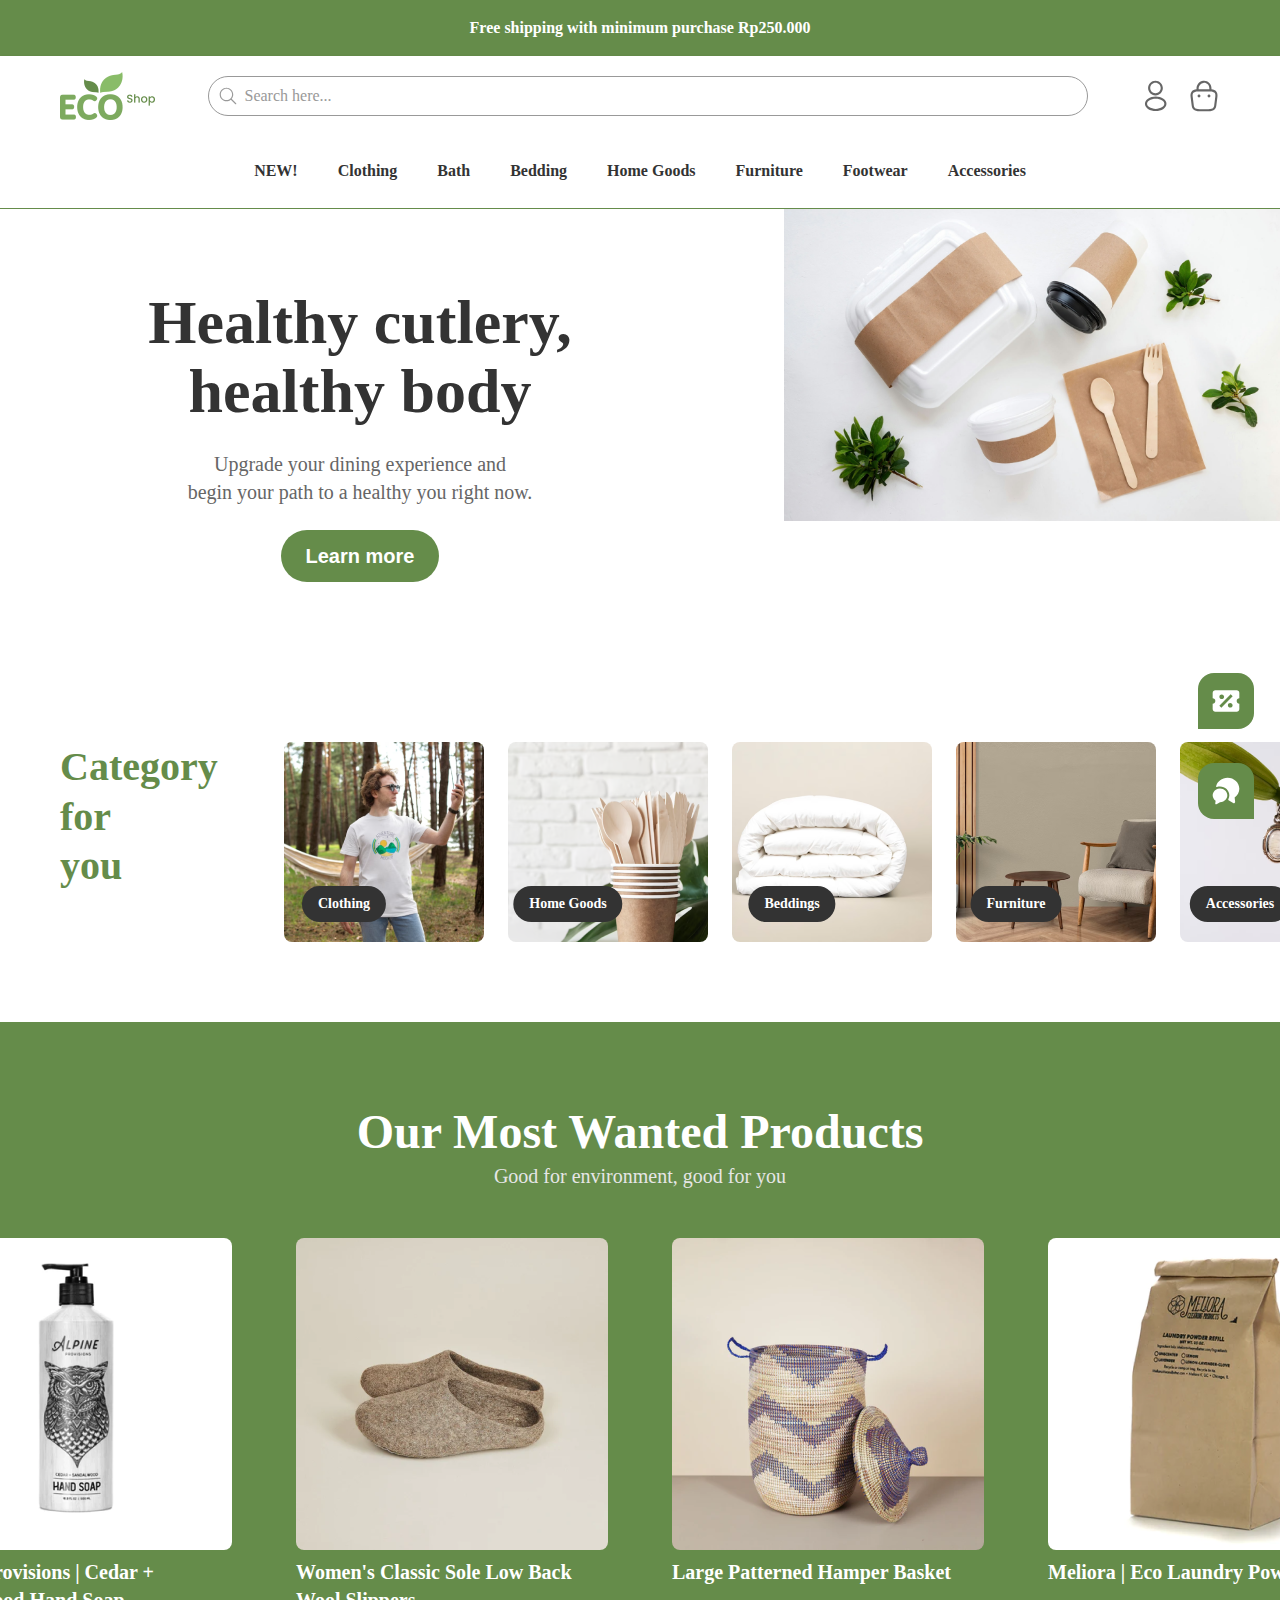
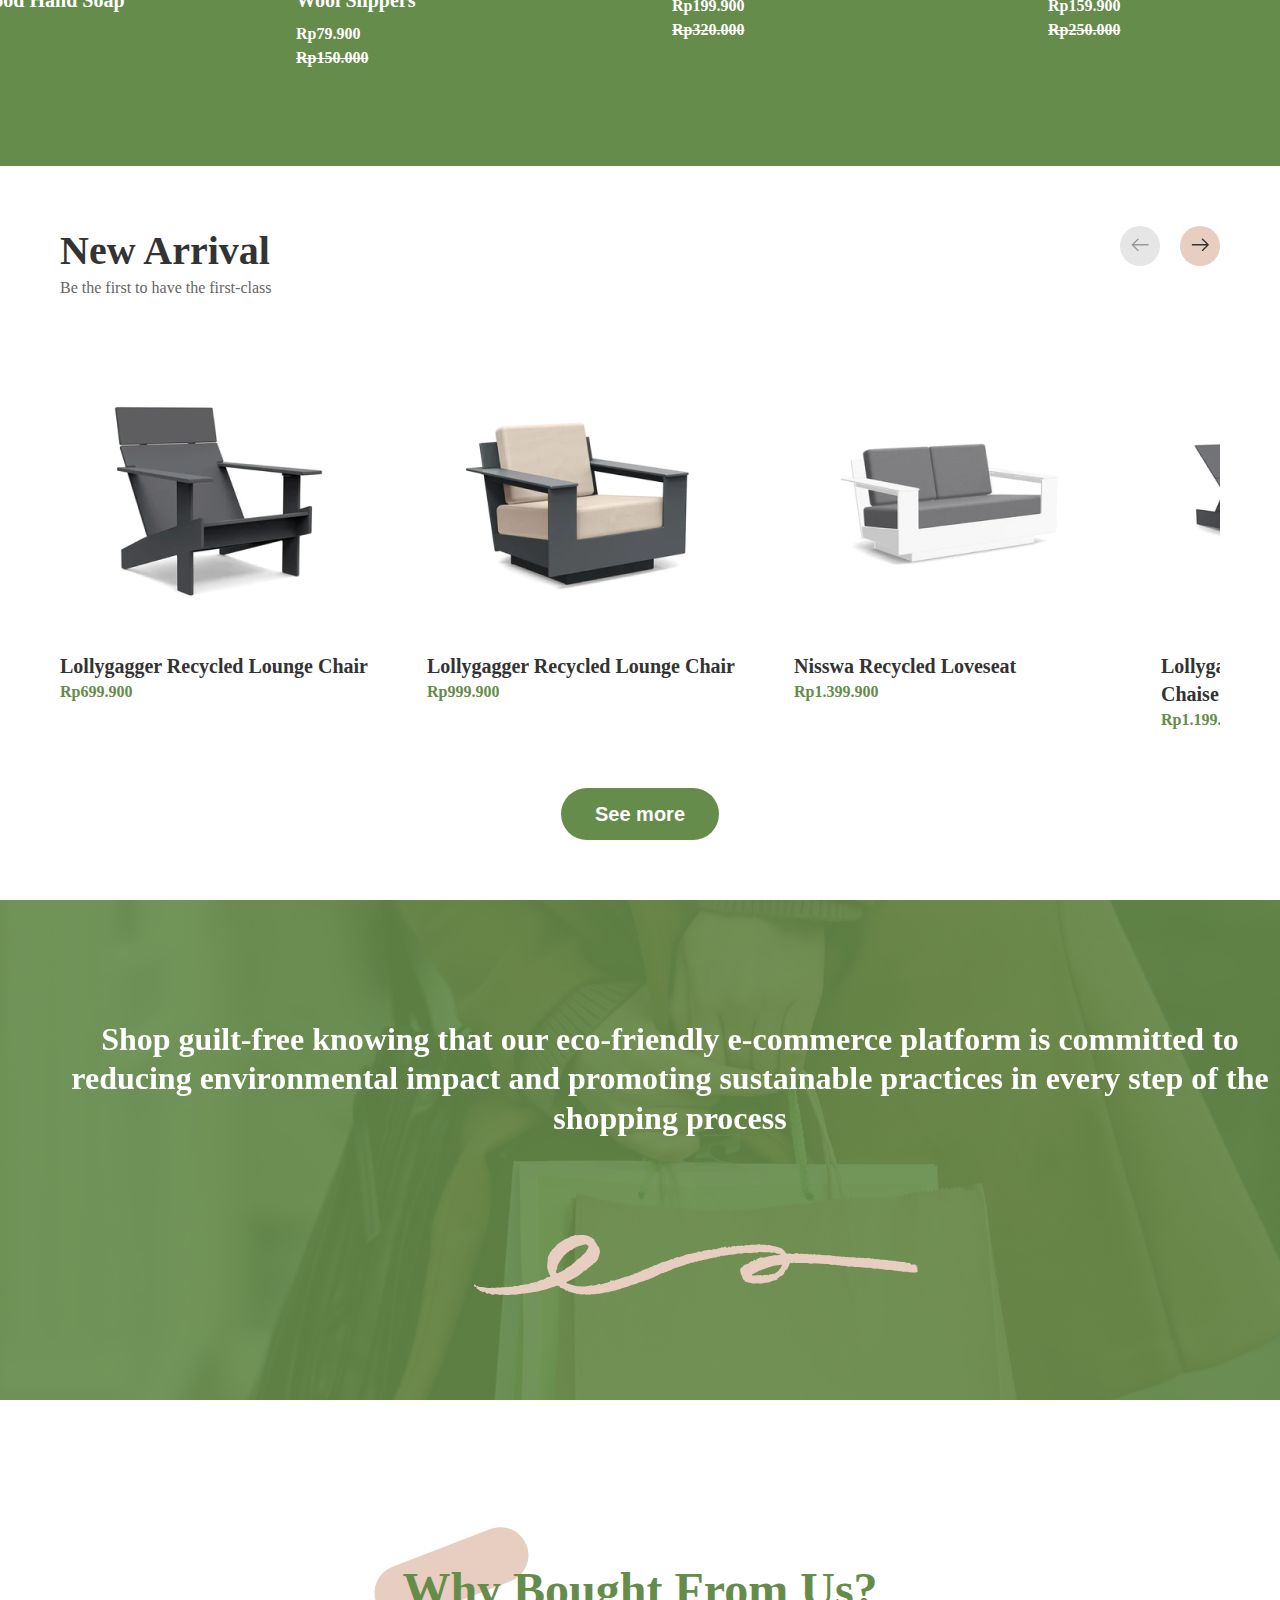
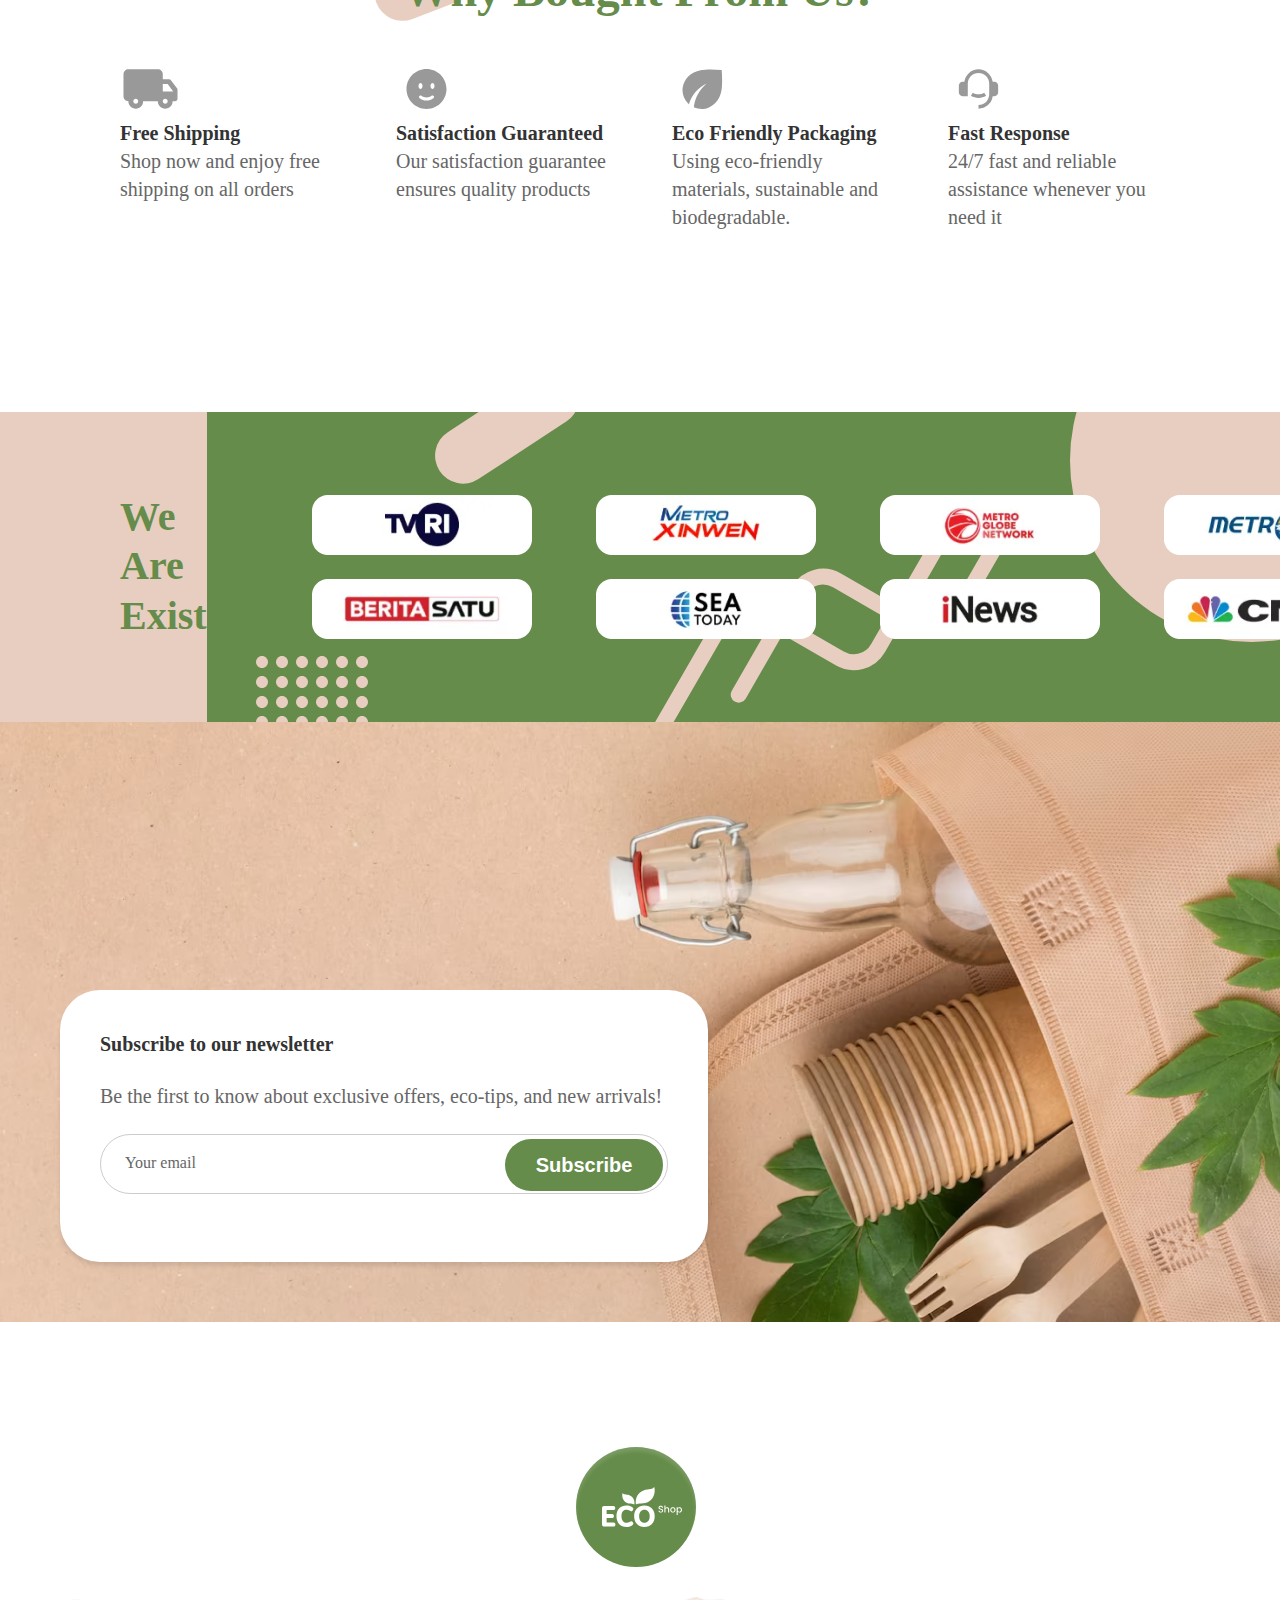
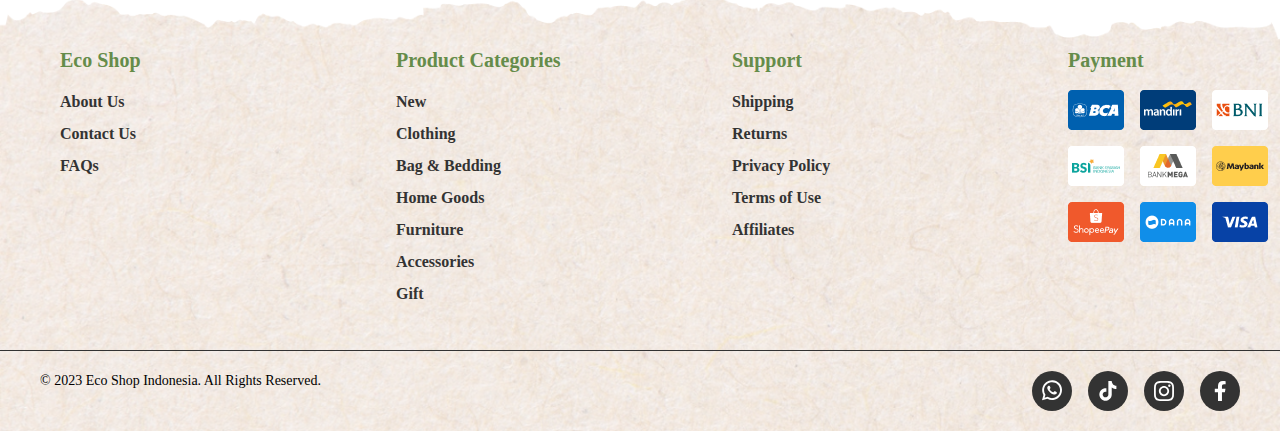
<file: index.html>
<!DOCTYPE html>
<html lang="en">

<head>
  <meta charset="UTF-8">
  <meta name="viewport" content="width=device-width, initial-scale=1.0">
  <title>ECO Shop</title>
  <link rel="stylesheet" href="css/general.css">
  <link rel="stylesheet" href="css/styles.css">
  <link rel="stylesheet" href="https://cdnjs.cloudflare.com/ajax/libs/font-awesome/4.7.0/css/font-awesome.min.css">
</head>

<body>
  <header class="header desktop-header">
    <div class="header-sale-bar">
      <p>
        Free shipping with minimum purchase Rp250.000
      </p>
    </div>
    <nav class="navigation-bar">
      <div class="navigation-bar-top">
        <img src="images/Logo (2).svg" alt="logo" class="header-logo">

        <div class="search-container">
          <input type="text" placeholder="Search here...">
          <img src="images/header-search.svg" alt="search-icon" class="search-icon">
        </div>

        <div class="profile-container">
          <img src="images/person.svg" alt="user icon" class="header-user-icon">
          <img src="images/header-bag.svg" alt="shopping bag" class="header-bag-icon">
        </div>
      </div>

      <ul class="menu">
        <li><a href="#home" class="link">NEW!</a></li>
        <li><a href="#home" class="link">Clothing</a></li>
        <li><a href="#home" class="link">Bath</a></li>
        <li><a href="#home" class="link">Bedding</a></li>
        <li><a href="#home" class="link">Home Goods</a></li>
        <li><a href="#home" class="link">Furniture</a></li>
        <li><a href="#home" class="link">Footwear</a></li>
        <li><a href="#home" class="link">Accessories</a></li>
      </ul>
    </nav>
  </header>

  <header class="mobile-header">
    <div class="mobile-header-sale-bar">
      <p>
        Free shipping with minimum purchase Rp250.000
        <i class="fa fa-arrow-right"></i>
      </p>
    </div>
    <nav class="mobile-navigation-bar">
      <div class="mobile-navigation-bar-top">
        <img src="images/Logo (2).svg" alt="logo" class="mobile-header-logo">

        <div class="mobile-profile-container">
          <img src="images/person.svg" alt="user icon" class="header-user-icon">
          <img src="images/header-bag.svg" alt="shopping bag" class="header-bag-icon">
        </div>
      </div>

      <div class="mobile-search-container">
        <input type="text" placeholder="Search here...">
        <img src="images/header-search.svg" alt="search-icon" class="mobile-search-icon">
        <div class="mobile-menu-container">
          <i class="fa fa-bars" onclick="toggleMenuIcon(this)"></i>
          <i class="fa fa-times" style="display: none;" onclick="toggleMenuIcon(this)"></i>
        </div>
      </div>

      <div class="mobile-menu">
        <ul>
          <li><a href="#home" class="link">NEW!</a></li>
          <li><a href="#home" class="link">Clothing</a></li>
          <li><a href="#home" class="link">Bath</a></li>
          <li><a href="#home" class="link">Bedding</a></li>
          <li><a href="#home" class="link">Home Goods</a></li>
          <li><a href="#home" class="link">Furniture</a></li>
          <li><a href="#home" class="link">Footwear</a></li>
          <li><a href="#home" class="link">Accessories</a></li>
        </ul>
      </div>
    </nav>
  </header>

  <main class="content">
    <section class="section-header" id="home">
      <div class="header-container ">
        <h1 class="header-heading">
          Healthy cutlery, <br>
          healthy body
        </h1>
        <p class="header-subtitle">
          Upgrade your dining experience and <br>
          begin your path to a healthy you right now.
        </p>
        <button class="btn btn--full">
          Learn more
        </button>
      </div>

      <div class="header-img-container">
        <img src="images/header-img.png" alt="table-with-lunch-things-lunchbox-cup-tableware-greenery-top-view"
          class="header-img">
      </div>
    </section>

    <section class="categories-section grid grid--6-cols">
      <h3>Category <br> for <br> you</h3>
      <div class="category-banner">
        <img src="images/clothing.png" alt="Clothes images">
        <button class="categories-btn">Clothing</button>
      </div>
      <div class="category-banner">
        <img src="images/home-goods.png" alt="Home goods images">
        <button class="categories-btn">Home Goods</button>
      </div>
      <div class="category-banner">
        <img src="images/bedding.png" alt="bed images">
        <button class="categories-btn">Beddings</button>
      </div>
      <div class="category-banner">
        <img src="images/furniture.png" alt="">
        <button class="categories-btn">Furniture</button>
      </div>
      <div class="category-banner">
        <img src="images/accessories.png" alt="accessories image">
        <button class="categories-btn">Accessories</button>
      </div>
    </section>

    <section class="section-most-wanted">
      <div class="most-wanted-heading">
        <h2>Our Most Wanted Products</h2>
        <p>Good for environment, good for you</p>
      </div>

      <div class="card-product-container">
        <div class="card-product">
          <img src="images/alpine.png" alt="Alpine hand soap">

          <p>Alpine Provisions | Cedar + Sandalwood Hand Soap</p>

          <div class="card-price-container">
            <p>Rp99.900</p>
            <p class="price-strike">Rp259.000</p>
          </div>
        </div>
        <div class="card-product">
          <img src="images/women-sole.png" alt="Women's Classic Sole Low Back Wool Slippers">

          <p>Women's Classic Sole Low Back Wool Slippers</p>

          <div class="card-price-container">
            <p>Rp79.900</p>
            <p class="price-strike">Rp150.000</p>
          </div>
        </div>
        <div class="card-product">
          <img src="images/hamper-basket.png" alt="Large Patterned Hamper Basket">

          <p>Large Patterned Hamper Basket</p>

          <div class="card-price-container">
            <p>Rp199.900</p>
            <p class="price-strike">Rp320.000</p>
          </div>
        </div>
        <div class="card-product">
          <img src="images/meliora.png" alt="Meliora | Eco Laundry Powder">

          <p>Meliora | Eco Laundry Powder</p>

          <div class="card-price-container">
            <p>Rp159.900</p>
            <p class="price-strike">Rp250.000</p>
          </div>
        </div>
      </div>
    </section>

    <section class="section-new-arrivals">
      <div class="section-new-arrivals-heading">
        <div class="new-arrivals-heading">
          <h3>New Arrival</h3>
          <p>Be the first to have the first-class</p>
        </div>

        <div class="navigations-icons">
          <div class="previous slide-button" id="prev-slide">
            <!-- <img src="images/previous.svg" alt="" id="prev-slide"> -->
            <svg width="20" height="14" viewBox="0 0 20 14" fill="none" xmlns="http://www.w3.org/2000/svg">
              <path
                d="M8.10033 1.46026C8.39322 1.16737 8.39322 0.692495 8.10033 0.399602C7.80744 0.106708 7.33256 0.106708 7.03967 0.399602L0.96967 6.4696C0.829018 6.61025 0.75 6.80102 0.75 6.99993C0.75 7.19884 0.829018 7.38961 0.96967 7.53026L7.03967 13.6003C7.33256 13.8932 7.80744 13.8932 8.10033 13.6003C8.39322 13.3074 8.39322 12.8325 8.10033 12.5396L3.31073 7.75H18.5C18.9142 7.75 19.25 7.41421 19.25 7C19.25 6.58579 18.9142 6.25 18.5 6.25H3.31059L8.10033 1.46026Z"
                fill="#999999" />
            </svg>

          </div>
          <div class="next slide-button" id="next-slide">
            <!-- <img src="images/next.svg" alt="" id="next-slide"> -->
            <svg width="20" height="14" viewBox="0 0 20 14" fill="none" xmlns="http://www.w3.org/2000/svg">
              <path
                d="M12.9603 0.399602C12.6674 0.106708 12.1926 0.106708 11.8997 0.399602C11.6068 0.692495 11.6068 1.16737 11.8997 1.46026L16.6894 6.25H1.5C1.08579 6.25 0.75 6.58579 0.75 7C0.75 7.41421 1.08579 7.75 1.5 7.75H16.6893L11.8997 12.5396C11.6068 12.8325 11.6068 13.3074 11.8997 13.6003C12.1926 13.8932 12.6674 13.8932 12.9603 13.6003L19.0303 7.53026C19.171 7.38961 19.25 7.19884 19.25 6.99993C19.25 6.80102 19.171 6.61025 19.0303 6.4696L12.9603 0.399602Z"
                fill="#333333" />
            </svg>

          </div>
        </div>
      </div>

      <div class="product-list-frame">
        <div class="product-list">
          <div class="product-list-card">
            <div class="product-image">
              <img src="images/image 989.png" alt="Lollygagger Recycled Lounge Chair">
            </div>
            <h3 class="product-list-header">Lollygagger Recycled Lounge Chair</h3>
            <p class="product-list-price">Rp699.900</p>

            <div></div>
          </div>
          <div class="product-list-card">
            <div class="product-image">
              <img src="images/image 990.png" alt="Lollygagger Recycled Lounge Chair">
            </div>
            <h3 class="product-list-header">Lollygagger Recycled Lounge Chair</h3>
            <p class="product-list-price">Rp999.900</p>

            <div></div>
          </div>
          <div class="product-list-card">
            <div class="product-image">
              <img src="images/image 991.png" alt="Nisswa Recycled Loveseat">
            </div>
            <h3 class="product-list-header">Nisswa Recycled Loveseat</h3>
            <p class="product-list-price">Rp1.399.900</p>

            <div></div>
          </div>
          <div class="product-list-card">
            <div class="product-image">
              <img src="images/image 992.png" alt="">
            </div>
            <h3 class="product-list-header">Lollygagger Recycled Outdoor Chaise</h3>
            <p class="product-list-price">Rp1.199.900</p>

            <div></div>
          </div>
          <div class="product-list-card">
            <div class="product-image">
              <img src="images/image 998.png" alt=" Recycled Cubby Bench">
            </div>
            <h3 class="product-list-header"> Recycled Cubby Bench</h3>
            <p class="product-list-price">Rp1.159.900</p>

            <div></div>
          </div>
          <div class="product-list-card">
            <div class="product-image">
              <img src="images/image 995.png" alt="Fresh Air Recycled Table">
            </div>
            <h3 class="product-list-header">Fresh Air Recycled Table</h3>
            <p class="product-list-price">Rp999.900</p>

            <div></div>
          </div>
          <div class="product-list-card">
            <div class="product-image">
              <img src="images/image 996.png" alt="Emin Recycled Dinning Chair">
            </div>
            <h3 class="product-list-header">Emin Recycled Dinning Chair</h3>
            <p class="product-list-price">Rp659.900</p>

            <div></div>
          </div>
          <div class="product-list-card">
            <div class="product-image">
              <img src="images/image 997.png" alt="Satelite Recycled Round End Table">
            </div>
            <h3 class="product-list-header">Satelite Recycled Round End Table</h3>
            <p class="product-list-price">Rp399.900</p>

            <div></div>
          </div>

        </div>
      </div>
      <button class="btn btn--full see">See more</button>
    </section>

    <section class="section-commitment">
      <h4>
        Shop guilt-free knowing that our eco-friendly e-commerce platform is committed to reducing environmental
        impact
        and promoting sustainable practices in every step of the shopping process
      </h4>
      <img src="images/Vector (5).svg" alt="Commitment Vector Image">
    </section>

    <section class="section-why-us">
      <div class="rectangle"></div>

      <h2>Why Bought From Us?</h2>

      <div class="why-container">
        <div class="card-why">
          <div class="svg-container">
            <svg width="56" height="40" viewBox="0 0 56 40" fill="none" xmlns="http://www.w3.org/2000/svg">
              <path
                d="M13 40C10.9167 40 9.14585 39.2708 7.68752 37.8125C6.22919 36.3542 5.50002 34.5833 5.50002 32.5C4.12502 32.5 2.94752 32.01 1.96752 31.03C0.987519 30.05 0.498353 28.8733 0.50002 27.5V5C0.50002 3.625 0.99002 2.4475 1.97002 1.4675C2.95002 0.487504 4.12669 -0.00166242 5.50002 4.24448e-06H35.5C36.875 4.24448e-06 38.0525 0.490004 39.0325 1.47C40.0125 2.45 40.5017 3.62667 40.5 5V10H46.75C47.1667 10 47.5417 10.0833 47.875 10.25C48.2084 10.4167 48.5 10.6667 48.75 11L55 19.3125C55.1667 19.5208 55.2917 19.75 55.375 20C55.4584 20.25 55.5 20.5208 55.5 20.8125V30C55.5 30.7083 55.26 31.3025 54.78 31.7825C54.3 32.2625 53.7067 32.5017 53 32.5H50.5C50.5 34.5833 49.7708 36.3542 48.3125 37.8125C46.8542 39.2708 45.0833 40 43 40C40.9167 40 39.1459 39.2708 37.6875 37.8125C36.2292 36.3542 35.5 34.5833 35.5 32.5H20.5C20.5 34.5833 19.7709 36.3542 18.3125 37.8125C16.8542 39.2708 15.0834 40 13 40ZM13 35C13.7084 35 14.3025 34.76 14.7825 34.28C15.2625 33.8 15.5017 33.2067 15.5 32.5C15.5 31.7917 15.26 31.1975 14.78 30.7175C14.3 30.2375 13.7067 29.9983 13 30C12.2917 30 11.6975 30.24 11.2175 30.72C10.7375 31.2 10.4984 31.7933 10.5 32.5C10.5 33.2083 10.74 33.8025 11.22 34.2825C11.7 34.7625 12.2934 35.0017 13 35ZM43 35C43.7084 35 44.3025 34.76 44.7825 34.28C45.2625 33.8 45.5017 33.2067 45.5 32.5C45.5 31.7917 45.26 31.1975 44.78 30.7175C44.3 30.2375 43.7067 29.9983 43 30C42.2917 30 41.6975 30.24 41.2175 30.72C40.7375 31.2 40.4983 31.7933 40.5 32.5C40.5 33.2083 40.74 33.8025 41.22 34.2825C41.7 34.7625 42.2934 35.0017 43 35ZM40.5 22.5H51.125L45.5 15H40.5V22.5Z"
                fill="#999999" />
            </svg>
          </div>
          <div class="why-text-container">
            <h4>Free Shipping</h4>
            <p>Shop now and enjoy free shipping on all orders</p>
          </div>
        </div>
        <div class="card-why">
          <div class="svg-container">
            <svg width="50" height="50" viewBox="0 0 50 50" fill="none" xmlns="http://www.w3.org/2000/svg">
              <path fill-rule="evenodd" clip-rule="evenodd"
                d="M25 50C38.8075 50 50 38.8075 50 25C50 11.1925 38.8075 0 25 0C11.1925 0 0 11.1925 0 25C0 38.8075 11.1925 50 25 50ZM15.9925 33.8825C16.1393 33.6846 16.3237 33.5175 16.5351 33.3909C16.7466 33.2643 16.9809 33.1806 17.2247 33.1446C17.4685 33.1086 17.717 33.121 17.956 33.1811C18.195 33.2413 18.4198 33.3479 18.6175 33.495C20.4375 34.845 22.635 35.625 25 35.625C27.365 35.625 29.5625 34.8425 31.3825 33.495C31.5796 33.3416 31.8054 33.2291 32.0466 33.1642C32.2879 33.0993 32.5396 33.0832 32.7871 33.1169C33.0346 33.1506 33.2729 33.2335 33.4879 33.3606C33.703 33.4876 33.8905 33.6564 34.0394 33.857C34.1883 34.0575 34.2956 34.2858 34.3551 34.5284C34.4146 34.771 34.425 35.0231 34.3857 35.2698C34.3463 35.5164 34.2582 35.7528 34.1262 35.9649C33.9943 36.177 33.8214 36.3607 33.6175 36.505C31.1293 38.3653 28.1067 39.372 25 39.375C21.8933 39.372 18.8707 38.3653 16.3825 36.505C15.9831 36.2089 15.7176 35.7663 15.6445 35.2745C15.5713 34.7827 15.6965 34.282 15.9925 33.8825ZM35 21.25C35 23.32 33.88 25 32.5 25C31.12 25 30 23.32 30 21.25C30 19.18 31.12 17.5 32.5 17.5C33.88 17.5 35 19.18 35 21.25ZM17.5 25C18.88 25 20 23.32 20 21.25C20 19.18 18.88 17.5 17.5 17.5C16.12 17.5 15 19.18 15 21.25C15 23.32 16.12 25 17.5 25Z"
                fill="#999999" />
            </svg>

          </div>
          <div class="why-text-container">
            <h4>Satisfaction Guaranteed</h4>
            <p>Our satisfaction guarantee ensures quality products</p>
          </div>
        </div>
        <div class="card-why">
          <div class="svg-container">
            <svg width="44" height="43" viewBox="0 0 44 43" fill="none" xmlns="http://www.w3.org/2000/svg">
              <path
                d="M21.125 43C19.75 43 18.3642 42.8433 16.9675 42.53C15.5708 42.2167 14.1442 41.7692 12.6875 41.1875C13.1875 36.1458 14.6458 31.4375 17.0625 27.0625C19.4792 22.6875 22.5833 18.8333 26.375 15.5C21.7917 17.8333 17.8225 20.9167 14.4675 24.75C11.1125 28.5833 8.76917 32.9583 7.4375 37.875C7.27084 37.75 7.11417 37.615 6.9675 37.47L6.5 37C4.54167 35.0417 3.05167 32.8542 2.03 30.4375C1.00834 28.0208 0.498337 25.5 0.500004 22.875C0.500004 20.0417 1.0625 17.3333 2.1875 14.75C3.3125 12.1667 4.875 9.87501 6.875 7.87501C10.25 4.50001 14.625 2.30251 20 1.28251C25.375 0.262506 32.9167 0.168338 42.625 1.00001C43.375 10.9583 43.25 18.5525 42.25 23.7825C41.25 29.0125 39.0833 33.2933 35.75 36.625C33.7083 38.6667 31.4267 40.24 28.905 41.345C26.3833 42.45 23.79 43.0017 21.125 43Z"
                fill="#999999" />
            </svg>
          </div>
          <div class="why-text-container">
            <h4>Eco Friendly Packaging</h4>
            <p>Using eco-friendly materials, sustainable and biodegradable.</p>
          </div>
        </div>
        <div class="card-why">
          <div class="svg-container">
            <svg width="56" height="56" viewBox="0 0 56 56" fill="none" xmlns="http://www.w3.org/2000/svg">
              <path
                d="M50.5 18C51.8261 18 53.0979 18.5268 54.0355 19.4645C54.9732 20.4021 55.5 21.6739 55.5 23V33C55.5 34.3261 54.9732 35.5978 54.0355 36.5355C53.0979 37.4732 51.8261 38 50.5 38H47.845C47.2355 42.8332 44.8832 47.278 41.2294 50.5C37.5756 53.722 32.8715 55.4999 28 55.5V50.5C31.9782 50.5 35.7936 48.9197 38.6066 46.1066C41.4197 43.2936 43 39.4782 43 35.5V20.5C43 16.5217 41.4197 12.7064 38.6066 9.89339C35.7936 7.08035 31.9782 5.5 28 5.5C24.0218 5.5 20.2064 7.08035 17.3934 9.89339C14.5804 12.7064 13 16.5217 13 20.5V38H5.5C4.17392 38 2.90215 37.4732 1.96447 36.5355C1.02678 35.5978 0.5 34.3261 0.5 33V23C0.5 21.6739 1.02678 20.4021 1.96447 19.4645C2.90215 18.5268 4.17392 18 5.5 18H8.155C8.76508 13.1672 11.1177 8.72318 14.7714 5.50169C18.4252 2.28019 23.1289 0.502686 28 0.502686C32.8711 0.502686 37.5748 2.28019 41.2286 5.50169C44.8823 8.72318 47.2349 13.1672 47.845 18H50.5ZM17.4 37.4625L20.05 33.2225C22.4327 34.7151 25.1884 35.5045 28 35.5C30.8116 35.5045 33.5673 34.7151 35.95 33.2225L38.6 37.4625C35.4231 39.4529 31.7489 40.5058 28 40.5C24.2511 40.5059 20.5768 39.453 17.4 37.4625Z"
                fill="#999999" />
            </svg>

          </div>
          <div class="why-text-container">
            <h4>Fast Response</h4>
            <p>24/7 fast and reliable assistance whenever you need it</p>
          </div>
        </div>
      </div>
    </section>

    <section class="section-media">
      <svg width="293" height="186" viewBox="0 0 293 186" fill="none" xmlns="http://www.w3.org/2000/svg"
        class="zigzag1">
        <path
          d="M8.71587 190.628L68.738 86.6669C76.47 73.2747 93.5945 68.6862 106.987 76.4182L186.699 122.44C200.092 130.172 217.216 125.584 224.948 112.192L284.97 8.23027"
          stroke="#E7CEC0" stroke-width="16" stroke-linecap="round" />
      </svg>

      <svg width="293" height="199" viewBox="0 0 293 199" fill="none" xmlns="http://www.w3.org/2000/svg"
        class="zigzag2">
        <path
          d="M8.71587 190.628L68.738 86.6669C76.47 73.2747 93.5945 68.6862 106.987 76.4182L186.699 122.44C200.092 130.172 217.216 125.584 224.948 112.192L284.97 8.23027"
          stroke="#E7CEC0" stroke-width="16" stroke-linecap="round" />
      </svg>

      <svg width="112" height="66" viewBox="0 0 112 66" fill="none" xmlns="http://www.w3.org/2000/svg" class="dots">
        <path
          d="M12 6C12 9.31371 9.31371 12 6 12C2.68629 12 0 9.31371 0 6C0 2.68629 2.68629 0 6 0C9.31371 0 12 2.68629 12 6Z"
          fill="#E7CEC0" />
        <path
          d="M12 26C12 29.3137 9.31371 32 6 32C2.68629 32 0 29.3137 0 26C0 22.6863 2.68629 20 6 20C9.31371 20 12 22.6863 12 26Z"
          fill="#E7CEC0" />
        <path
          d="M12 46C12 49.3137 9.31371 52 6 52C2.68629 52 0 49.3137 0 46C0 42.6863 2.68629 40 6 40C9.31371 40 12 42.6863 12 46Z"
          fill="#E7CEC0" />
        <path
          d="M12 66C12 69.3137 9.31371 72 6 72C2.68629 72 0 69.3137 0 66C0 62.6863 2.68629 60 6 60C9.31371 60 12 62.6863 12 66Z"
          fill="#E7CEC0" />
        <path
          d="M32 6C32 9.31371 29.3137 12 26 12C22.6863 12 20 9.31371 20 6C20 2.68629 22.6863 0 26 0C29.3137 0 32 2.68629 32 6Z"
          fill="#E7CEC0" />
        <path
          d="M32 26C32 29.3137 29.3137 32 26 32C22.6863 32 20 29.3137 20 26C20 22.6863 22.6863 20 26 20C29.3137 20 32 22.6863 32 26Z"
          fill="#E7CEC0" />
        <path
          d="M32 46C32 49.3137 29.3137 52 26 52C22.6863 52 20 49.3137 20 46C20 42.6863 22.6863 40 26 40C29.3137 40 32 42.6863 32 46Z"
          fill="#E7CEC0" />
        <path
          d="M32 66C32 69.3137 29.3137 72 26 72C22.6863 72 20 69.3137 20 66C20 62.6863 22.6863 60 26 60C29.3137 60 32 62.6863 32 66Z"
          fill="#E7CEC0" />
        <path
          d="M52 6C52 9.31371 49.3137 12 46 12C42.6863 12 40 9.31371 40 6C40 2.68629 42.6863 0 46 0C49.3137 0 52 2.68629 52 6Z"
          fill="#E7CEC0" />
        <path
          d="M52 26C52 29.3137 49.3137 32 46 32C42.6863 32 40 29.3137 40 26C40 22.6863 42.6863 20 46 20C49.3137 20 52 22.6863 52 26Z"
          fill="#E7CEC0" />
        <path
          d="M52 46C52 49.3137 49.3137 52 46 52C42.6863 52 40 49.3137 40 46C40 42.6863 42.6863 40 46 40C49.3137 40 52 42.6863 52 46Z"
          fill="#E7CEC0" />
        <path
          d="M52 66C52 69.3137 49.3137 72 46 72C42.6863 72 40 69.3137 40 66C40 62.6863 42.6863 60 46 60C49.3137 60 52 62.6863 52 66Z"
          fill="#E7CEC0" />
        <path
          d="M72 6C72 9.31371 69.3137 12 66 12C62.6863 12 60 9.31371 60 6C60 2.68629 62.6863 0 66 0C69.3137 0 72 2.68629 72 6Z"
          fill="#E7CEC0" />
        <path
          d="M72 26C72 29.3137 69.3137 32 66 32C62.6863 32 60 29.3137 60 26C60 22.6863 62.6863 20 66 20C69.3137 20 72 22.6863 72 26Z"
          fill="#E7CEC0" />
        <path
          d="M72 46C72 49.3137 69.3137 52 66 52C62.6863 52 60 49.3137 60 46C60 42.6863 62.6863 40 66 40C69.3137 40 72 42.6863 72 46Z"
          fill="#E7CEC0" />
        <path
          d="M72 66C72 69.3137 69.3137 72 66 72C62.6863 72 60 69.3137 60 66C60 62.6863 62.6863 60 66 60C69.3137 60 72 62.6863 72 66Z"
          fill="#E7CEC0" />
        <path
          d="M92 6C92 9.31371 89.3137 12 86 12C82.6863 12 80 9.31371 80 6C80 2.68629 82.6863 0 86 0C89.3137 0 92 2.68629 92 6Z"
          fill="#E7CEC0" />
        <path
          d="M92 26C92 29.3137 89.3137 32 86 32C82.6863 32 80 29.3137 80 26C80 22.6863 82.6863 20 86 20C89.3137 20 92 22.6863 92 26Z"
          fill="#E7CEC0" />
        <path
          d="M92 46C92 49.3137 89.3137 52 86 52C82.6863 52 80 49.3137 80 46C80 42.6863 82.6863 40 86 40C89.3137 40 92 42.6863 92 46Z"
          fill="#E7CEC0" />
        <path
          d="M92 66C92 69.3137 89.3137 72 86 72C82.6863 72 80 69.3137 80 66C80 62.6863 82.6863 60 86 60C89.3137 60 92 62.6863 92 66Z"
          fill="#E7CEC0" />
        <path
          d="M112 6C112 9.31371 109.314 12 106 12C102.686 12 100 9.31371 100 6C100 2.68629 102.686 0 106 0C109.314 0 112 2.68629 112 6Z"
          fill="#E7CEC0" />
        <path
          d="M112 26C112 29.3137 109.314 32 106 32C102.686 32 100 29.3137 100 26C100 22.6863 102.686 20 106 20C109.314 20 112 22.6863 112 26Z"
          fill="#E7CEC0" />
        <path
          d="M112 46C112 49.3137 109.314 52 106 52C102.686 52 100 49.3137 100 46C100 42.6863 102.686 40 106 40C109.314 40 112 42.6863 112 46Z"
          fill="#E7CEC0" />
        <path
          d="M112 66C112 69.3137 109.314 72 106 72C102.686 72 100 69.3137 100 66C100 62.6863 102.686 60 106 60C109.314 60 112 62.6863 112 66Z"
          fill="#E7CEC0" />
      </svg>

      <svg width="144" height="72" viewBox="0 0 144 72" fill="none" xmlns="http://www.w3.org/2000/svg"
        class="rectanglec">
        <rect x="-10.6871" y="35.5312" width="161" height="56" rx="28" transform="rotate(-33.2005 -10.6871 35.5312)"
          fill="#E7CEC0" />
      </svg>

      <svg width="210" height="230" viewBox="0 0 210 230" fill="none" xmlns="http://www.w3.org/2000/svg"
        class="eclipse">
        <circle cx="181.5" cy="48.5" r="181.5" fill="#E7CEC0" />
      </svg>

      <div class="section-media-heading">
        <h3>We Are Exist</h3>
      </div>

      <div class="logos-container">
        <img src="images/image 987.png" alt="TRVI Logo">
        <img src="images/image 983.png" alt="Metro Xinwen Logo">
        <img src="images/image 988.png" alt="Metro Globe Network Logo">
        <img src="images/image 981.png" alt="Metro TV Logo">
        <img src="images/image 982.png" alt="Berita Satu Logo">
        <img src="images/image 984.png" alt="SEA Today Logo">
        <img src="images/image 985.png" alt="iNews Logo">
        <img src="images/image 986.png" alt="CNBC Logo">
      </div>
    </section>

    <section class="section-subscribe">
      <div class="card-subscribe">
        <h3>Subscribe to our newsletter</h3>
        <p>Be the first to know about exclusive offers, eco-tips, and new arrivals!</p>
        <form class="subscribe-form">
          <!-- <label for="email"> Email
          </label> -->
          <input type="email" name="email" id="email" placeholder="Your email">
          <button type="submit" class="btn">Subscribe</button>
        </form>
      </div>
    </section>
  </main>

  <footer>
    <section class="footer">
      <div class="badge">
        <svg width="80" height="40" viewBox="0 0 80 40" fill="none" xmlns="http://www.w3.org/2000/svg">
          <path
            d="M9.98813 26.9496C11.2694 26.9496 11.9097 27.6502 11.909 29.0512C11.909 30.4221 11.2726 31.1191 9.98813 31.1191H4.61064V35.4478H11.4932C12.773 35.4478 13.4133 36.1483 13.414 37.5494C13.414 38.9202 12.7776 39.6183 11.4932 39.6183H2.43313C0.73609 39.6183 0 38.8801 0 37.1993V21.3482C0 19.661 0.73609 18.9292 2.43313 18.9292H11.333C12.6143 18.9292 13.2546 19.6293 13.2539 21.0297C13.2539 22.4006 12.6175 23.0986 11.333 23.0986H4.61064V26.9496H9.98813Z"
            fill="white" />
          <path
            d="M24.7439 35.703C25.8639 35.703 26.7591 35.4805 27.6564 34.9395C28.2928 34.5567 28.7457 34.2077 29.2569 34.2077C30.3176 34.2077 31.339 35.5121 31.339 36.4991C31.339 37.3258 30.6337 38.0903 29.5772 38.6945C28.1984 39.4907 26.408 39.9673 24.4235 39.9673C18.7883 39.9673 14.4662 36.0847 14.4662 29.2115C14.4662 22.3689 18.7565 18.5812 24.3917 18.5812C26.4727 18.5812 28.297 19.0905 29.5772 19.8223C30.6379 20.4276 31.339 21.1932 31.339 21.9872C31.339 23.0058 30.2497 24.3419 29.1615 24.3419C28.6492 24.3419 28.2005 23.9918 27.561 23.6101C26.7602 23.1007 25.6719 22.8466 24.5837 22.8466C21.7984 22.8466 19.4608 24.692 19.4608 29.1799C19.4661 33.6973 21.8621 35.703 24.7439 35.703Z"
            fill="white" />
          <path
            d="M42.4365 18.5474C48.6795 18.5474 52.7132 22.6526 52.7132 29.2737C52.7132 35.8949 48.6827 40 42.4365 40C36.1904 40 32.1599 35.8938 32.1599 29.2737C32.1599 22.6536 36.1936 18.5474 42.4365 18.5474ZM42.4365 35.7979C45.6058 35.7979 47.7196 33.4432 47.7196 29.2737C47.7196 25.1043 45.6058 22.7485 42.4365 22.7485C39.2673 22.7485 37.1545 25.1043 37.1545 29.2737C37.1545 33.4432 39.2673 35.7979 42.4365 35.7979Z"
            fill="white" />
          <path
            d="M39.4752 4.42886C34.2918 7.57335 33.3118 12.9702 33.9174 17.4402C36.2774 15.7752 42.1162 17.532 46.9189 14.5383C52.903 10.8085 53.2997 3.57156 52.2783 0C49.6118 3.60847 45.1985 0.956423 39.4752 4.42886Z"
            fill="white" />
          <path
            d="M28.7733 8.89779C32.1111 10.9762 32.7592 14.514 32.3795 17.4392C30.8596 16.3404 27.1176 17.4719 24.0258 15.4947C20.1714 13.0314 19.8893 8.29041 20.5352 5.9526C22.2651 8.32626 25.0875 6.60427 28.7733 8.89779Z"
            fill="white" />
          <path
            d="M58.8196 25.5874C58.3757 25.5874 57.9762 25.5117 57.621 25.3604C57.2659 25.2028 56.9869 24.9821 56.7839 24.6983C56.581 24.4146 56.4795 24.0835 56.4795 23.7052H57.64C57.6654 23.989 57.7764 24.2223 57.973 24.4051C58.1759 24.588 58.4581 24.6794 58.8196 24.6794C59.1937 24.6794 59.4854 24.5911 59.6947 24.4146C59.904 24.2317 60.0086 23.9984 60.0086 23.7147C60.0086 23.494 59.942 23.3143 59.8089 23.1756C59.682 23.0368 59.5203 22.9297 59.3237 22.854C59.1335 22.7783 58.8671 22.6964 58.5247 22.6081C58.0935 22.4946 57.7415 22.3811 57.4688 22.2676C57.2025 22.1478 56.9742 21.9649 56.7839 21.719C56.5937 21.4731 56.4986 21.1452 56.4986 20.7354C56.4986 20.357 56.5937 20.026 56.7839 19.7423C56.9742 19.4585 57.2405 19.241 57.583 19.0897C57.9254 18.9383 58.3218 18.8627 58.772 18.8627C59.4125 18.8627 59.9357 19.0234 60.3416 19.345C60.7538 19.6603 60.982 20.0954 61.0264 20.6502H59.8279C59.8089 20.4106 59.6947 20.2057 59.4854 20.0355C59.2762 19.8652 59.0003 19.7801 58.6579 19.7801C58.3471 19.7801 58.0935 19.8589 57.8969 20.0166C57.7003 20.1742 57.602 20.4012 57.602 20.6975C57.602 20.8993 57.6622 21.0664 57.7827 21.1988C57.9096 21.3249 58.0681 21.4258 58.2584 21.5015C58.4486 21.5771 58.7086 21.6591 59.0384 21.7474C59.4759 21.8672 59.8311 21.987 60.1037 22.1068C60.3828 22.2266 60.6174 22.4126 60.8077 22.6648C61.0042 22.9107 61.1025 23.2418 61.1025 23.6579C61.1025 23.9921 61.0106 24.3074 60.8267 24.6037C60.6491 24.9001 60.3859 25.1397 60.0372 25.3226C59.6947 25.4991 59.2889 25.5874 58.8196 25.5874Z"
            fill="white" />
          <path
            d="M65.0931 20.2246C65.4926 20.2246 65.8478 20.3098 66.1585 20.48C66.4756 20.6502 66.7229 20.9025 66.9005 21.2367C67.0844 21.5708 67.1763 21.9744 67.1763 22.4473V25.5212H66.1014V22.6081C66.1014 22.1415 65.9841 21.7852 65.7495 21.5393C65.5148 21.2871 65.1946 21.161 64.7887 21.161C64.3829 21.161 64.0594 21.2871 63.8185 21.5393C63.5838 21.7852 63.4665 22.1415 63.4665 22.6081V25.5212H62.3821V18.5222H63.4665V20.9151C63.6504 20.6944 63.8819 20.5241 64.1609 20.4043C64.4463 20.2845 64.757 20.2246 65.0931 20.2246Z"
            fill="white" />
          <path
            d="M70.833 25.6063C70.3384 25.6063 69.8913 25.496 69.4918 25.2753C69.0922 25.0483 68.7783 24.733 68.55 24.3295C68.3217 23.9196 68.2076 23.4467 68.2076 22.9107C68.2076 22.3811 68.3249 21.9113 68.5595 21.5015C68.7942 21.0916 69.1144 20.7764 69.5203 20.5557C69.9262 20.335 70.3796 20.2246 70.8806 20.2246C71.3815 20.2246 71.835 20.335 72.2408 20.5557C72.6467 20.7764 72.9669 21.0916 73.2016 21.5015C73.4362 21.9113 73.5535 22.3811 73.5535 22.9107C73.5535 23.4404 73.433 23.9101 73.1921 24.32C72.9511 24.7299 72.6213 25.0483 72.2028 25.2753C71.7906 25.496 71.334 25.6063 70.833 25.6063ZM70.833 24.67C71.112 24.67 71.372 24.6037 71.613 24.4713C71.8603 24.3389 72.0601 24.1403 72.2123 23.8755C72.3645 23.6106 72.4406 23.2891 72.4406 22.9107C72.4406 22.5324 72.3677 22.214 72.2218 21.9555C72.0759 21.6906 71.8825 21.492 71.6415 21.3596C71.4006 21.2272 71.1406 21.161 70.8615 21.161C70.5825 21.161 70.3225 21.2272 70.0815 21.3596C69.8469 21.492 69.6598 21.6906 69.5203 21.9555C69.3808 22.214 69.311 22.5324 69.311 22.9107C69.311 23.4719 69.4537 23.907 69.7391 24.216C70.0308 24.5186 70.3954 24.67 70.833 24.67Z"
            fill="white" />
          <path
            d="M75.7099 21.0759C75.8938 20.8363 76.1443 20.6345 76.4614 20.4705C76.7785 20.3066 77.1368 20.2246 77.5363 20.2246C77.9929 20.2246 78.4083 20.3381 78.7824 20.5651C79.1629 20.7858 79.461 21.0979 79.6766 21.5015C79.8922 21.905 80 22.3685 80 22.8918C80 23.4152 79.8922 23.8849 79.6766 24.3011C79.461 24.7109 79.1629 25.0325 78.7824 25.2658C78.4083 25.4928 77.9929 25.6063 77.5363 25.6063C77.1368 25.6063 76.7817 25.5275 76.4709 25.3699C76.1602 25.2059 75.9065 25.0041 75.7099 24.7645V27.9992H74.6255V20.3098H75.7099V21.0759ZM78.8966 22.8918C78.8966 22.5324 78.8205 22.2234 78.6683 21.9649C78.5224 21.7001 78.3258 21.5015 78.0785 21.3691C77.8375 21.2303 77.5775 21.161 77.2985 21.161C77.0258 21.161 76.7658 21.2303 76.5185 21.3691C76.2775 21.5078 76.0809 21.7096 75.9287 21.9744C75.7829 22.2392 75.7099 22.5513 75.7099 22.9107C75.7099 23.2701 75.7829 23.5854 75.9287 23.8566C76.0809 24.1214 76.2775 24.3232 76.5185 24.4619C76.7658 24.6006 77.0258 24.67 77.2985 24.67C77.5775 24.67 77.8375 24.6006 78.0785 24.4619C78.3258 24.3168 78.5224 24.1088 78.6683 23.8376C78.8205 23.5665 78.8966 23.2512 78.8966 22.8918Z"
            fill="white" />
        </svg>
      </div>
      <div class="footer-menu">
        <div class="menu-list">
          <h3>Eco Shop</h3>
          <div class="menu-lists-container">
            <p>About Us</p>
            <p>Contact Us</p>
            <p>FAQs</p>
          </div>
        </div>
        <div class="menu-list">
          <h3>Product Categories</h3>
          <div class="menu-lists-container">
            <p>New</p>
            <p>Clothing</p>
            <p>Bag & Bedding</p>
            <p>Home Goods</p>
            <p>Furniture</p>
            <p>Accessories</p>
            <p>Gift</p>
          </div>
        </div>
        <div class="menu-list">
          <h3>Support</h3>
          <div class="menu-lists-container">
            <p>Shipping</p>
            <p>Returns</p>
            <p>Privacy Policy</p>
            <p>Terms of Use</p>
            <p>Affiliates</p>
          </div>
        </div>
        <div class="menu-list">
          <h3>Payment</h3>
          <div class="payment-logo">
            <img src="/images/BCA.png" alt="BCA logo">
            <img src="/images/MANDIRI.png" alt="">
            <img src="/images/BNI.png" alt="">
            <img src="/images/BRI.png" alt="">
          </div>
          <div class="payment-logo">
            <img src="/images/Bank Syariah Indonesia.png" alt="BCA logo">
            <img src="/images/MEGA.png" alt="">
            <img src="/images/MAYBANK.png" alt="">
            <img src="/images/GOPAY.png" alt="">
          </div>
          <div class="payment-logo">
            <img src="/images/SHOPEEPAY.png" alt="BCA logo">
            <img src="/images/DANA.png" alt="">
            <img src="/images/VISA.png" alt="">
            <img src="/images/MASTERCARD.png" alt="">
          </div>
        </div>
      </div>
    </section>
    <div class="divider">
    </div>
    <div class="copyright-container">
      <p>&copy; 2023 Eco Shop Indonesia. All Rights Reserved.</p>
      <div class="socials-container">
        <svg width="40" height="40" viewBox="0 0 40 40" fill="none" xmlns="http://www.w3.org/2000/svg">
          <rect width="40" height="40" rx="20" fill="#333333" />
          <path
            d="M10.0001 29.2595L11.4351 23.924C10.2778 21.8455 9.91015 19.4202 10.3995 17.0929C10.8889 14.7657 12.2025 12.6927 14.0993 11.2543C15.9961 9.81594 18.3488 9.1087 20.7257 9.26236C23.1027 9.41602 25.3444 10.4203 27.0395 12.0908C28.7347 13.7614 29.7695 15.9862 29.9542 18.357C30.1388 20.7279 29.4609 23.0856 28.0448 24.9977C26.6288 26.9098 24.5695 28.248 22.2449 28.7666C19.9203 29.2853 17.4864 28.9496 15.3897 27.8213L10.0001 29.2595ZM15.6495 25.8247L15.9829 26.0221C17.5015 26.9207 19.2753 27.2926 21.0278 27.0798C22.7803 26.8669 24.4131 26.0813 25.6716 24.8453C26.9302 23.6093 27.7438 21.9924 27.9858 20.2466C28.2278 18.5007 27.8845 16.724 27.0094 15.1933C26.1344 13.6625 24.7767 12.4638 23.1479 11.7838C21.5192 11.1039 19.7109 10.9809 18.0048 11.4341C16.2988 11.8873 14.7908 12.8912 13.7159 14.2893C12.641 15.6874 12.0595 17.4013 12.0622 19.1638C12.0607 20.6251 12.4656 22.0583 13.2316 23.3036L13.4406 23.6476L12.6384 26.6256L15.6495 25.8247Z"
            fill="white" />
          <path fill-rule="evenodd" clip-rule="evenodd"
            d="M23.7393 20.5339C23.5439 20.3765 23.3151 20.2658 23.0703 20.2101C22.8256 20.1544 22.5713 20.1552 22.3269 20.2124C21.9597 20.3647 21.7224 20.94 21.4851 21.2276C21.4351 21.2965 21.3616 21.3449 21.2784 21.3636C21.1952 21.3823 21.108 21.37 21.0332 21.3291C19.6888 20.8034 18.5619 19.8394 17.8356 18.5937C17.7737 18.5159 17.7443 18.4172 17.7538 18.3184C17.7633 18.2195 17.8109 18.1281 17.8865 18.0635C18.1511 17.802 18.3454 17.478 18.4514 17.1216C18.4749 16.7285 18.3847 16.337 18.1915 15.9936C18.0422 15.5123 17.7579 15.0837 17.3724 14.7584C17.1735 14.6692 16.953 14.6392 16.7375 14.6722C16.522 14.7053 16.3206 14.7998 16.1577 14.9446C15.875 15.1881 15.6505 15.4919 15.5009 15.8335C15.3513 16.1752 15.2804 16.546 15.2934 16.9186C15.2942 17.1278 15.3208 17.3362 15.3725 17.539C15.5037 18.0262 15.7054 18.4918 15.9713 18.9208C16.1632 19.2495 16.3725 19.5676 16.5984 19.874C17.3326 20.8802 18.2554 21.7345 19.3158 22.3894C19.8479 22.7223 20.4165 22.9929 21.0106 23.196C21.6277 23.4752 22.309 23.5824 22.9822 23.5062C23.3658 23.4482 23.7292 23.297 24.0405 23.0659C24.3518 22.8348 24.6015 22.5308 24.7675 22.1808C24.865 21.9693 24.8946 21.7329 24.8522 21.504C24.7505 21.0358 24.1234 20.7595 23.7393 20.5339Z"
            fill="white" />
        </svg>
        <svg width="40" height="40" viewBox="0 0 40 40" fill="none" xmlns="http://www.w3.org/2000/svg">
          <rect width="40" height="40" rx="20" fill="#333333" />
          <path
            d="M26.2758 14.2524C26.1431 14.1838 26.014 14.1086 25.8888 14.0271C25.5248 13.7865 25.1911 13.503 24.8948 13.1826C24.1535 12.3344 23.8766 11.4739 23.7746 10.8715H23.7787C23.6936 10.3714 23.7288 10.0479 23.7341 10.0479H20.3577V23.1038C20.3577 23.2791 20.3577 23.4523 20.3503 23.6235C20.3503 23.6448 20.3483 23.6645 20.347 23.6874C20.347 23.6968 20.347 23.7067 20.345 23.7165C20.345 23.7189 20.345 23.7214 20.345 23.7239C20.3094 24.1923 20.1592 24.6448 19.9077 25.0416C19.6562 25.4384 19.311 25.7673 18.9025 25.9994C18.4768 26.2416 17.9953 26.3686 17.5055 26.368C15.9324 26.368 14.6574 25.0852 14.6574 23.5011C14.6574 21.9169 15.9324 20.6341 17.5055 20.6341C17.8033 20.6339 18.0993 20.6807 18.3824 20.773L18.3865 17.3351C17.527 17.2241 16.6538 17.2924 15.822 17.5358C14.9902 17.7791 14.2178 18.1922 13.5537 18.7489C12.9717 19.2546 12.4825 19.8579 12.1079 20.5318C11.9654 20.7775 11.4277 21.7649 11.3625 23.3675C11.3216 24.2772 11.5948 25.2196 11.725 25.6091V25.6173C11.8069 25.8466 12.1243 26.6293 12.6416 27.2891C13.0587 27.8183 13.5515 28.2833 14.1041 28.6689V28.6607L14.1123 28.6689C15.7469 29.7796 17.5592 29.7067 17.5592 29.7067C17.8729 29.694 18.9238 29.7067 20.1173 29.1411C21.441 28.5141 22.1946 27.5799 22.1946 27.5799C22.676 27.0217 23.0588 26.3855 23.3266 25.6988C23.6321 24.8956 23.7341 23.9323 23.7341 23.5473V16.6209C23.7751 16.6454 24.3206 17.0063 24.3206 17.0063C24.3206 17.0063 25.1065 17.51 26.3328 17.8381C27.2125 18.0715 28.3978 18.1207 28.3978 18.1207V14.7688C27.9825 14.8139 27.1392 14.6828 26.2758 14.2524Z"
            fill="white" />
        </svg>
        <svg width="40" height="40" viewBox="0 0 40 40" fill="none" xmlns="http://www.w3.org/2000/svg">
          <rect width="40" height="40" rx="20" fill="#333333" />
          <path
            d="M16.6713 20.0514C16.6713 18.2089 18.1641 16.7148 20.0061 16.7148C21.8481 16.7148 23.3417 18.2089 23.3417 20.0514C23.3417 21.8939 21.8481 23.3879 20.0061 23.3879C18.1641 23.3879 16.6713 21.8939 16.6713 20.0514ZM14.8682 20.0514C14.8682 22.8899 17.1684 25.1908 20.0061 25.1908C22.8438 25.1908 25.1441 22.8899 25.1441 20.0514C25.1441 17.2128 22.8438 14.9119 20.0061 14.9119C17.1684 14.9119 14.8682 17.2128 14.8682 20.0514ZM24.1468 14.7081C24.1467 14.9457 24.217 15.1779 24.3489 15.3755C24.4807 15.5731 24.6682 15.7271 24.8875 15.8181C25.1069 15.9091 25.3483 15.933 25.5813 15.8867C25.8142 15.8405 26.0282 15.7262 26.1962 15.5582C26.3642 15.3903 26.4786 15.1764 26.525 14.9434C26.5715 14.7104 26.5478 14.4689 26.457 14.2494C26.3662 14.0299 26.2124 13.8423 26.015 13.7102C25.8176 13.5782 25.5854 13.5077 25.348 13.5076H25.3475C25.0292 13.5077 24.7239 13.6342 24.4988 13.8593C24.2736 14.0844 24.147 14.3897 24.1468 14.7081ZM15.9637 28.1984C14.9882 28.1539 14.4579 27.9914 14.1055 27.8541C13.6384 27.6721 13.3051 27.4555 12.9546 27.1054C12.6042 26.7553 12.3872 26.4222 12.2062 25.9549C12.0688 25.6026 11.9063 25.0721 11.862 24.0962C11.8134 23.0412 11.8038 22.7243 11.8038 20.0514C11.8038 17.3786 11.8142 17.0626 11.862 16.0067C11.9064 15.0308 12.0701 14.5013 12.2062 14.148C12.388 13.6807 12.6046 13.3473 12.9546 12.9967C13.3046 12.6462 13.6376 12.4292 14.1055 12.248C14.4578 12.1106 14.9882 11.9481 15.9637 11.9037C17.0184 11.8552 17.3352 11.8455 20.0061 11.8455C22.677 11.8455 22.9942 11.856 24.0497 11.9037C25.0253 11.9482 25.5546 12.1119 25.9079 12.248C26.3751 12.4292 26.7084 12.6466 27.0588 12.9967C27.4093 13.3468 27.6254 13.6807 27.8073 14.148C27.9446 14.5003 28.1071 15.0308 28.1515 16.0067C28.2 17.0626 28.2097 17.3786 28.2097 20.0514C28.2097 22.7243 28.2 23.0403 28.1515 24.0962C28.1071 25.0721 27.9438 25.6025 27.8073 25.9549C27.6254 26.4222 27.4088 26.7556 27.0588 27.1054C26.7089 27.4551 26.3751 27.6721 25.9079 27.8541C25.5557 27.9915 25.0253 28.154 24.0497 28.1984C22.995 28.2469 22.6782 28.2566 20.0061 28.2566C17.334 28.2566 17.0181 28.2469 15.9637 28.1984ZM15.8808 10.1031C14.8156 10.1516 14.0878 10.3206 13.4521 10.568C12.7938 10.8235 12.2365 11.1663 11.6796 11.7225C11.1227 12.2786 10.7809 12.837 10.5255 13.4955C10.2781 14.1317 10.1092 14.8594 10.0607 15.9249C10.0114 16.9921 10.0001 17.3333 10.0001 20.0514C10.0001 22.7695 10.0114 23.1106 10.0607 24.1778C10.1092 25.2434 10.2781 25.971 10.5255 26.6073C10.7809 27.2654 11.1228 27.8244 11.6796 28.3803C12.2364 28.9362 12.7938 29.2785 13.4521 29.5348C14.089 29.7822 14.8156 29.9511 15.8808 29.9996C16.9483 30.0482 17.2888 30.0603 20.0061 30.0603C22.7234 30.0603 23.0645 30.049 24.1314 29.9996C25.1967 29.9511 25.9241 29.7822 26.5601 29.5348C27.218 29.2785 27.7757 28.9365 28.3326 28.3803C28.8895 27.8241 29.2306 27.2654 29.4868 26.6073C29.7341 25.971 29.9038 25.2433 29.9515 24.1778C30 23.1098 30.0113 22.7695 30.0113 20.0514C30.0113 17.3333 30 16.9921 29.9515 15.9249C29.903 14.8593 29.7341 14.1313 29.4868 13.4955C29.2306 12.8374 28.8886 12.2795 28.3326 11.7225C27.7766 11.1654 27.218 10.8235 26.5609 10.568C25.9241 10.3206 25.1966 10.1508 24.1322 10.1031C23.0653 10.0546 22.7242 10.0425 20.0069 10.0425C17.2896 10.0425 16.9483 10.0538 15.8808 10.1031Z"
            fill="white" />
        </svg>
        <svg width="40" height="40" viewBox="0 0 40 40" fill="none" xmlns="http://www.w3.org/2000/svg">
          <rect width="40" height="40" rx="20" fill="#333333" />
          <path
            d="M24.8937 21.3023L25.4636 17.6812H21.9529V15.3275C21.9529 14.3373 22.4431 13.3698 24.0103 13.3698H25.6289V10.2863C24.6863 10.136 23.7339 10.0546 22.7793 10.043C19.8898 10.043 18.0034 11.78 18.0034 14.9201V17.6812H14.8004V21.3023H18.0034V30.0607H21.9529V21.3023H24.8937Z"
            fill="white" />
        </svg>
      </div>
    </div>
  </footer>

  <div class="sticky-promo">
    <svg width="32" height="32" viewBox="0 0 32 32" fill="none" xmlns="http://www.w3.org/2000/svg">
      <path
        d="M5.33329 5.3335C4.62605 5.3335 3.94777 5.61445 3.44767 6.11454C2.94758 6.61464 2.66663 7.29292 2.66663 8.00016V13.3335C3.37387 13.3335 4.05215 13.6144 4.55224 14.1145C5.05234 14.6146 5.33329 15.2929 5.33329 16.0002C5.33329 16.7074 5.05234 17.3857 4.55224 17.8858C4.05215 18.3859 3.37387 18.6668 2.66663 18.6668V24.0002C2.66663 24.7074 2.94758 25.3857 3.44767 25.8858C3.94777 26.3859 4.62605 26.6668 5.33329 26.6668H26.6666C27.3739 26.6668 28.0521 26.3859 28.5522 25.8858C29.0523 25.3857 29.3333 24.7074 29.3333 24.0002V18.6668C28.626 18.6668 27.9478 18.3859 27.4477 17.8858C26.9476 17.3857 26.6666 16.7074 26.6666 16.0002C26.6666 15.2929 26.9476 14.6146 27.4477 14.1145C27.9478 13.6144 28.626 13.3335 29.3333 13.3335V8.00016C29.3333 7.29292 29.0523 6.61464 28.5522 6.11454C28.0521 5.61445 27.3739 5.3335 26.6666 5.3335H5.33329ZM20.6666 9.3335L22.6666 11.3335L11.3333 22.6668L9.33329 20.6668L20.6666 9.3335ZM11.7466 9.38683C13.0533 9.38683 14.1066 10.4402 14.1066 11.7468C14.1066 12.3727 13.858 12.973 13.4154 13.4156C12.9728 13.8582 12.3725 14.1068 11.7466 14.1068C10.44 14.1068 9.38663 13.0535 9.38663 11.7468C9.38663 11.1209 9.63527 10.5206 10.0779 10.0781C10.5204 9.63547 11.1207 9.38683 11.7466 9.38683ZM20.2533 17.8935C21.56 17.8935 22.6133 18.9468 22.6133 20.2535C22.6133 20.8794 22.3647 21.4797 21.9221 21.9223C21.4795 22.3649 20.8792 22.6135 20.2533 22.6135C18.9466 22.6135 17.8933 21.5602 17.8933 20.2535C17.8933 19.6276 18.1419 19.0273 18.5845 18.5847C19.0271 18.1421 19.6274 17.8935 20.2533 17.8935Z"
        fill="white" />
    </svg>
  </div>

  <div class="sticky-chat">
    <svg width="32" height="32" viewBox="0 0 32 32" fill="none" xmlns="http://www.w3.org/2000/svg">
      <path
        d="M24.6266 22.4398L25.1466 26.6532C25.28 27.7598 24.0933 28.5332 23.1466 27.9598L18.5333 25.2132C18.2133 25.0265 18.1333 24.6265 18.3066 24.3065C18.9733 23.0798 19.3333 21.6932 19.3333 20.3065C19.3333 15.4265 15.1466 11.4532 9.99996 11.4532C8.94663 11.4532 7.91996 11.6132 6.95996 11.9332C6.46663 12.0932 5.98663 11.6398 6.10663 11.1332C7.31996 6.27984 11.9866 2.6665 17.56 2.6665C24.0666 2.6665 29.3333 7.5865 29.3333 13.6532C29.3333 17.2532 27.48 20.4398 24.6266 22.4398Z"
        fill="white" />
      <path
        d="M17.3333 20.3065C17.3333 21.8932 16.7466 23.3598 15.76 24.5198C14.44 26.1198 12.3466 27.1465 9.99996 27.1465L6.51996 29.2132C5.93329 29.5732 5.18663 29.0798 5.26663 28.3998L5.59996 25.7732C3.81329 24.5332 2.66663 22.5465 2.66663 20.3065C2.66663 17.9598 3.91996 15.8932 5.83996 14.6665C7.02663 13.8932 8.45329 13.4532 9.99996 13.4532C14.0533 13.4532 17.3333 16.5198 17.3333 20.3065Z"
        fill="white" />
    </svg>

  </div>
  <script src="script.js"></script>
</body>

</html>
</file>
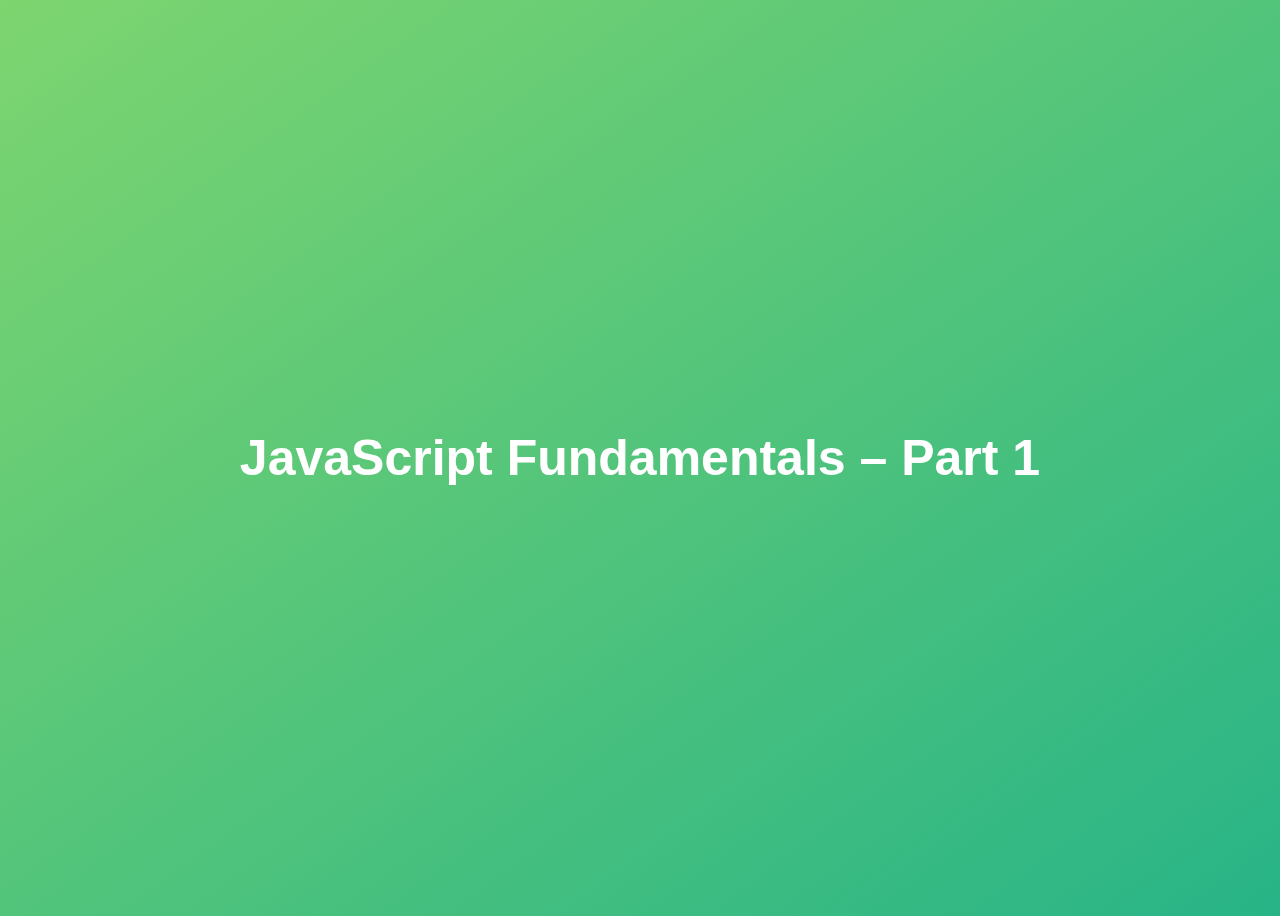
<file: images/complete-javascript-course-master/complete-javascript-course-master/01-Fundamentals-Part-1/final/index.html>
<!DOCTYPE html>
<html lang="en">
  <head>
    <meta charset="UTF-8" />
    <meta name="viewport" content="width=device-width, initial-scale=1.0" />
    <meta http-equiv="X-UA-Compatible" content="ie=edge" />
    <title>JavaScript Fundamentals – Part 1</title>
    <style>
      body {
        height: 100vh;
        display: flex;
        align-items: center;
        background: linear-gradient(to top left, #28b487, #7dd56f);
      }
      h1 {
        font-family: sans-serif;
        font-size: 50px;
        line-height: 1.3;
        width: 100%;
        padding: 30px;
        text-align: center;
        color: white;
      }
    </style>
  </head>
  <body>
    <h1>JavaScript Fundamentals – Part 1</h1>

    <script src="script.js"></script>
  </body>
</html>
</file>
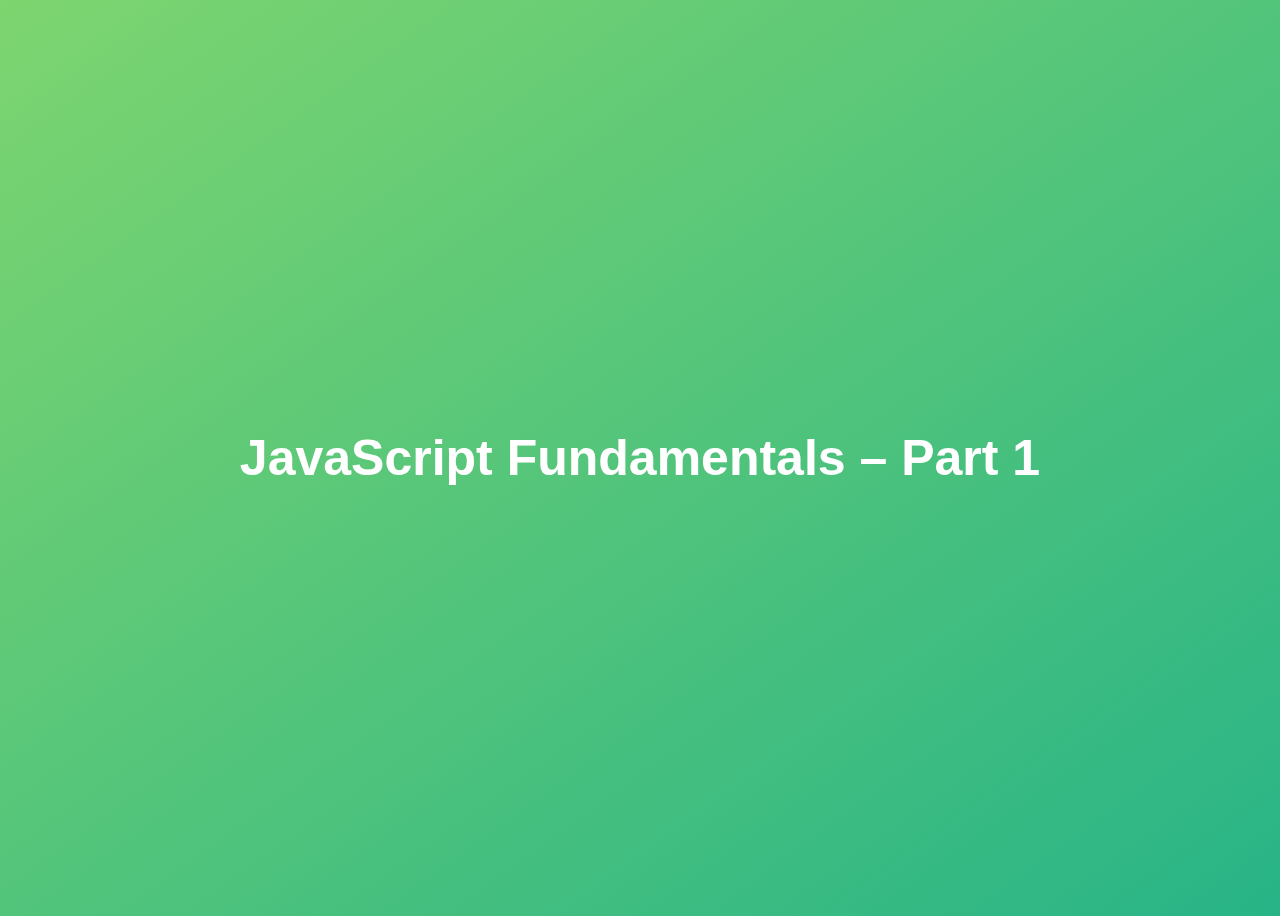
<file: images/complete-javascript-course-master/complete-javascript-course-master/01-Fundamentals-Part-1/starter/index.html>
<!DOCTYPE html>
<html lang="en">
  <head>
    <meta charset="UTF-8" />
    <meta name="viewport" content="width=device-width, initial-scale=1.0" />
    <meta http-equiv="X-UA-Compatible" content="ie=edge" />
    <title>JavaScript Fundamentals – Part 1</title>
    <style>
      body {
        height: 100vh;
        display: flex;
        align-items: center;
        background: linear-gradient(to top left, #28b487, #7dd56f);
      }
      h1 {
        font-family: sans-serif;
        font-size: 50px;
        line-height: 1.3;
        width: 100%;
        padding: 30px;
        text-align: center;
        color: white;
      }
    </style>
  </head>
  <body>
    <h1>JavaScript Fundamentals – Part 1</h1>
  </body>
</html>
</file>
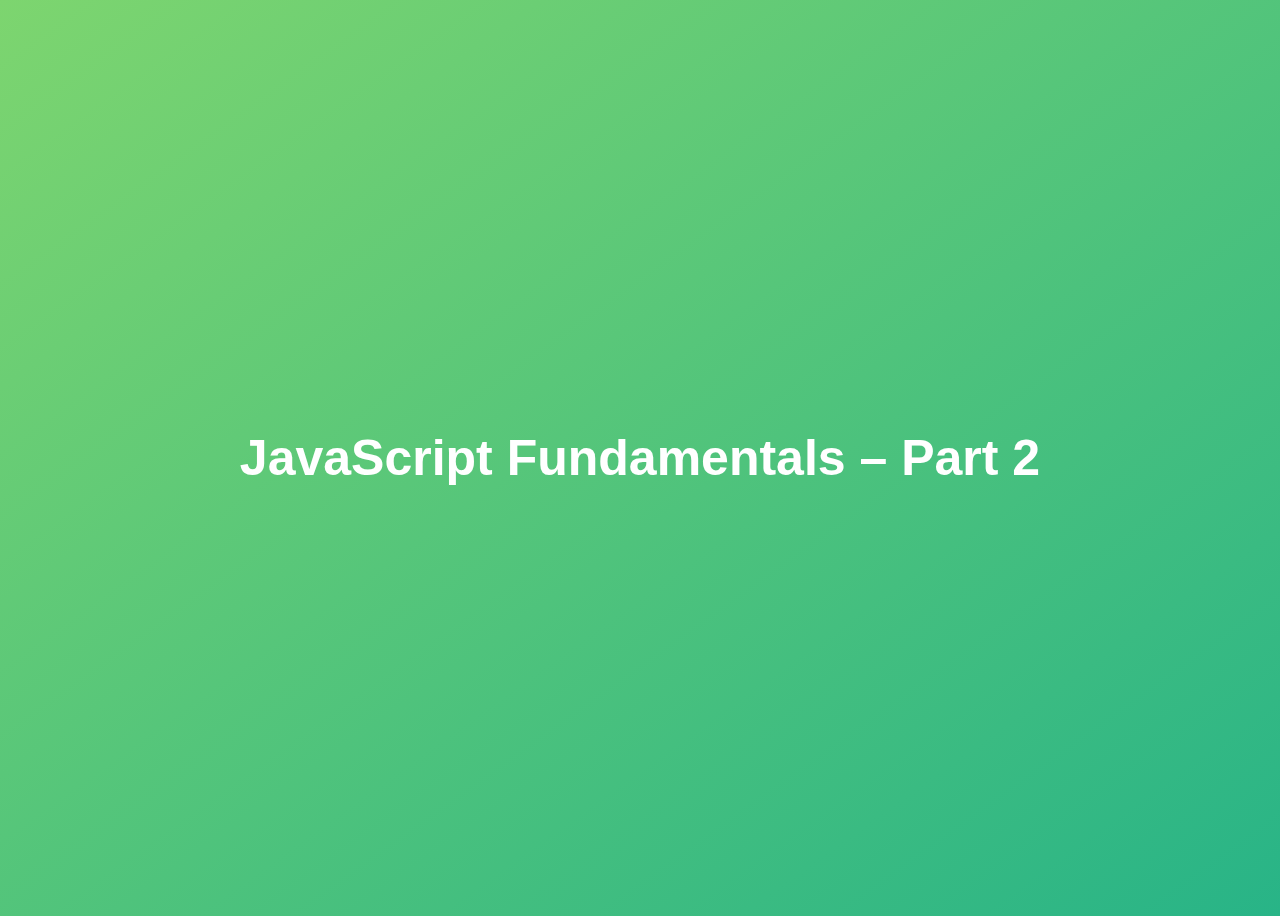
<file: images/complete-javascript-course-master/complete-javascript-course-master/02-Fundamentals-Part-2/final/index.html>
<!DOCTYPE html>
<html lang="en">
  <head>
    <meta charset="UTF-8" />
    <meta name="viewport" content="width=device-width, initial-scale=1.0" />
    <meta http-equiv="X-UA-Compatible" content="ie=edge" />
    <title>JavaScript Fundamentals – Part 2</title>
    <style>
      body {
        height: 100vh;
        display: flex;
        align-items: center;
        background: linear-gradient(to top left, #28b487, #7dd56f);
      }
      h1 {
        font-family: sans-serif;
        font-size: 50px;
        line-height: 1.3;
        width: 100%;
        padding: 30px;
        text-align: center;
        color: white;
      }
    </style>
  </head>
  <body>
    <h1>JavaScript Fundamentals – Part 2</h1>
    <script src="script.js"></script>
  </body>
</html>
</file>
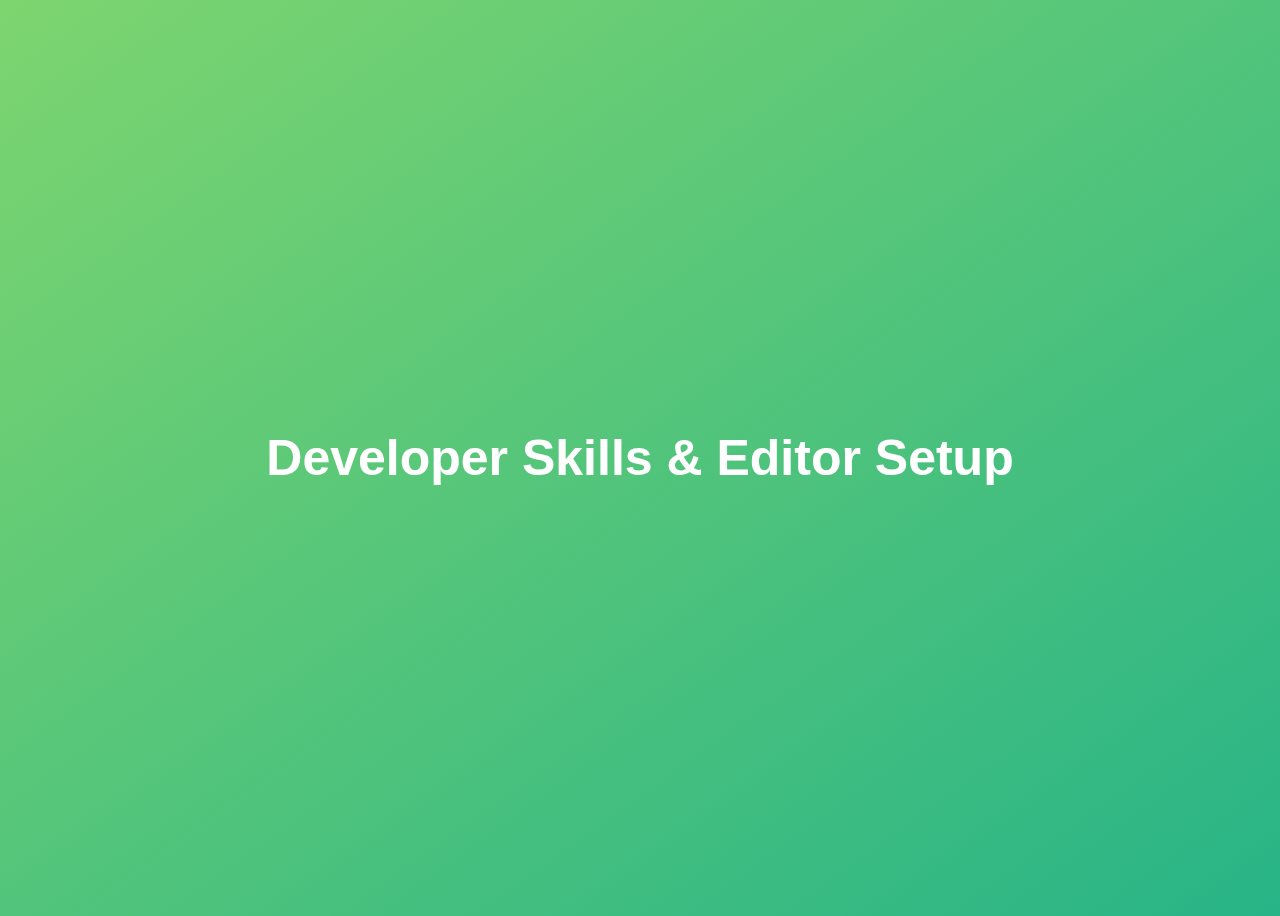
<file: images/complete-javascript-course-master/complete-javascript-course-master/03-Developer-Skills/final/index.html>
<!DOCTYPE html>
<html lang="en">
  <head>
    <meta charset="UTF-8" />
    <meta name="viewport" content="width=device-width, initial-scale=1.0" />
    <meta http-equiv="X-UA-Compatible" content="ie=edge" />
    <title>Developer Skills & Editor Setup</title>
    <style>
      body {
        height: 100vh;
        display: flex;
        align-items: center;
        background: linear-gradient(to top left, #28b487, #7dd56f);
      }
      h1 {
        font-family: sans-serif;
        font-size: 50px;
        line-height: 1.3;
        width: 100%;
        padding: 30px;
        text-align: center;
        color: white;
      }
    </style>
  </head>
  <body>
    <h1>Developer Skills & Editor Setup</h1>
    <script src="script.js"></script>
  </body>
</html>
</file>
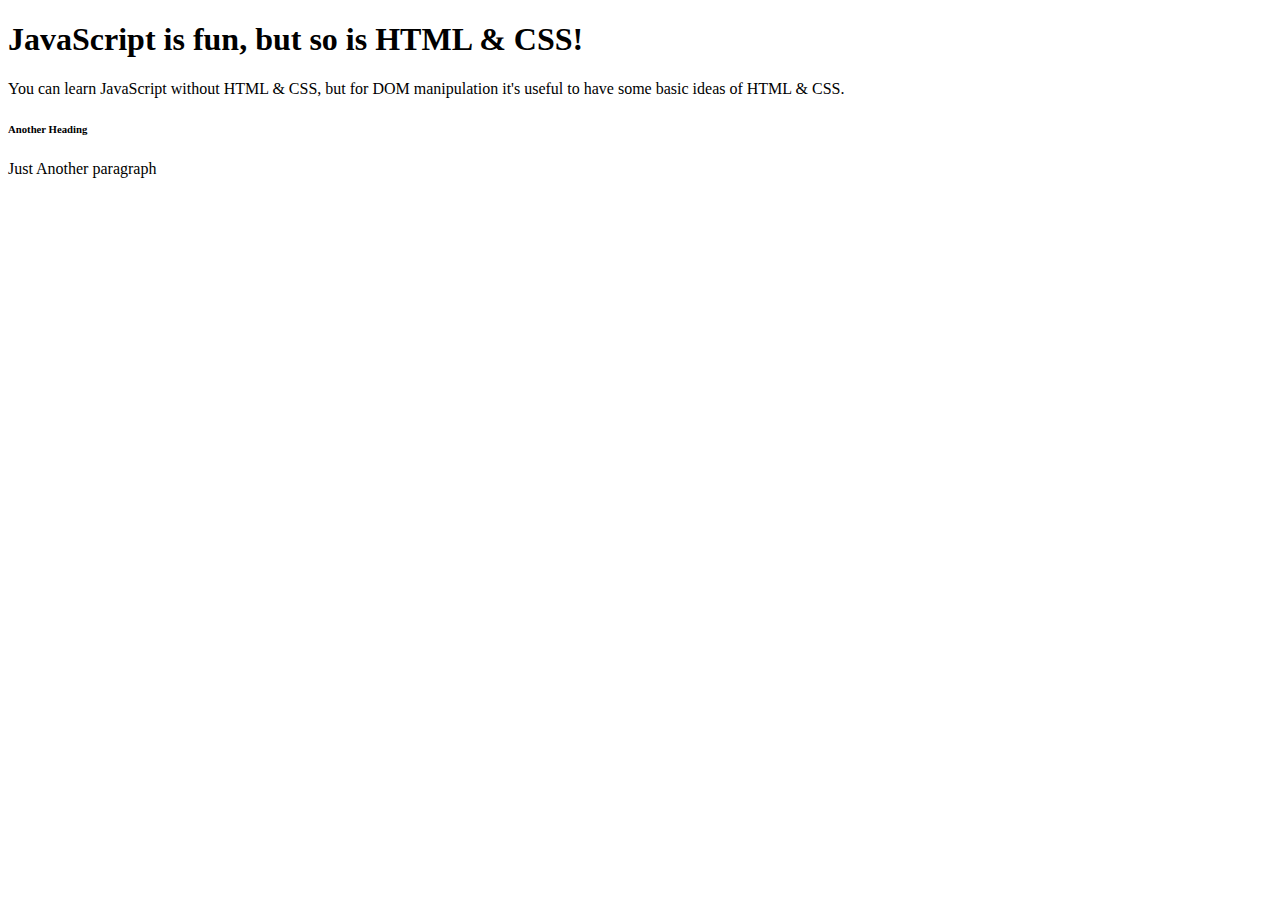
<file: images/complete-javascript-course-master/complete-javascript-course-master/04-HTML-CSS/starter/index.html>
<!DOCTYPE html>
<html lang="en">

<head>
  <meta charset="UTF-8">
  <meta name="viewport" content="width=device-width, initial-scale=1.0">
  <title>Learning HTML & CSS</title>
</head>

<body>
  <h1>JavaScript is fun, but so is HTML & CSS!</h1>
  <p>
    You can learn JavaScript without HTML & CSS, but for DOM manipulation it's useful to have some basic ideas of HTML
    & CSS.
  </p>

  <h6>Another Heading</h6>
  <p>Just Another paragraph</p>
</body>

</html>
</file>
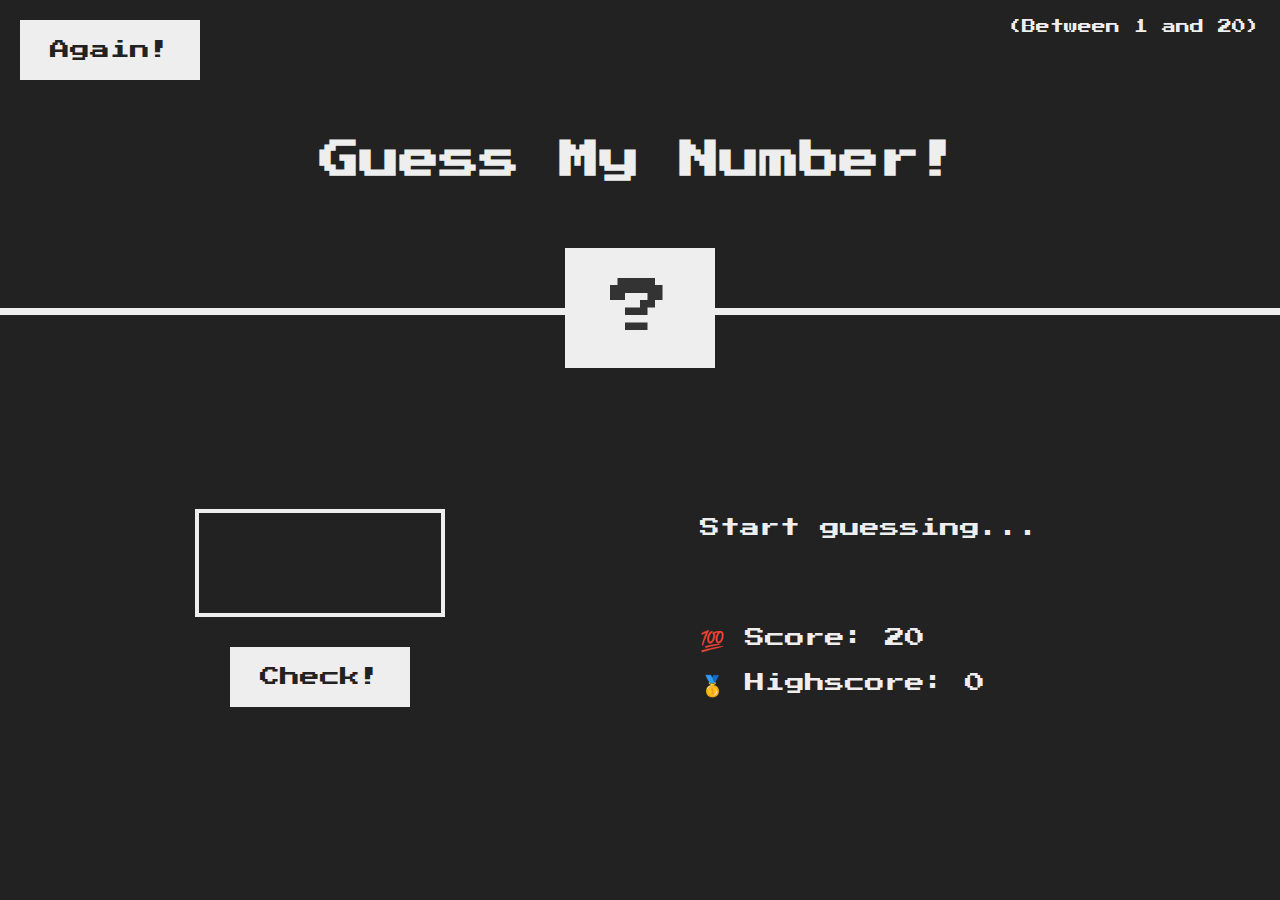
<file: images/complete-javascript-course-master/complete-javascript-course-master/05-Guess-My-Number/final/index.html>
<!DOCTYPE html>
<html lang="en">
  <head>
    <meta charset="UTF-8" />
    <meta name="viewport" content="width=device-width, initial-scale=1.0" />
    <meta http-equiv="X-UA-Compatible" content="ie=edge" />
    <link rel="stylesheet" href="style.css" />
    <title>Guess My Number!</title>
  </head>
  <body>
    <header>
      <h1>Guess My Number!</h1>
      <p class="between">(Between 1 and 20)</p>
      <button class="btn again">Again!</button>
      <div class="number">?</div>
    </header>
    <main>
      <section class="left">
        <input type="number" class="guess" />
        <button class="btn check">Check!</button>
      </section>
      <section class="right">
        <p class="message">Start guessing...</p>
        <p class="label-score">💯 Score: <span class="score">20</span></p>
        <p class="label-highscore">
          🥇 Highscore: <span class="highscore">0</span>
        </p>
      </section>
    </main>
    <script src="script.js"></script>
  </body>
</html>
</file>
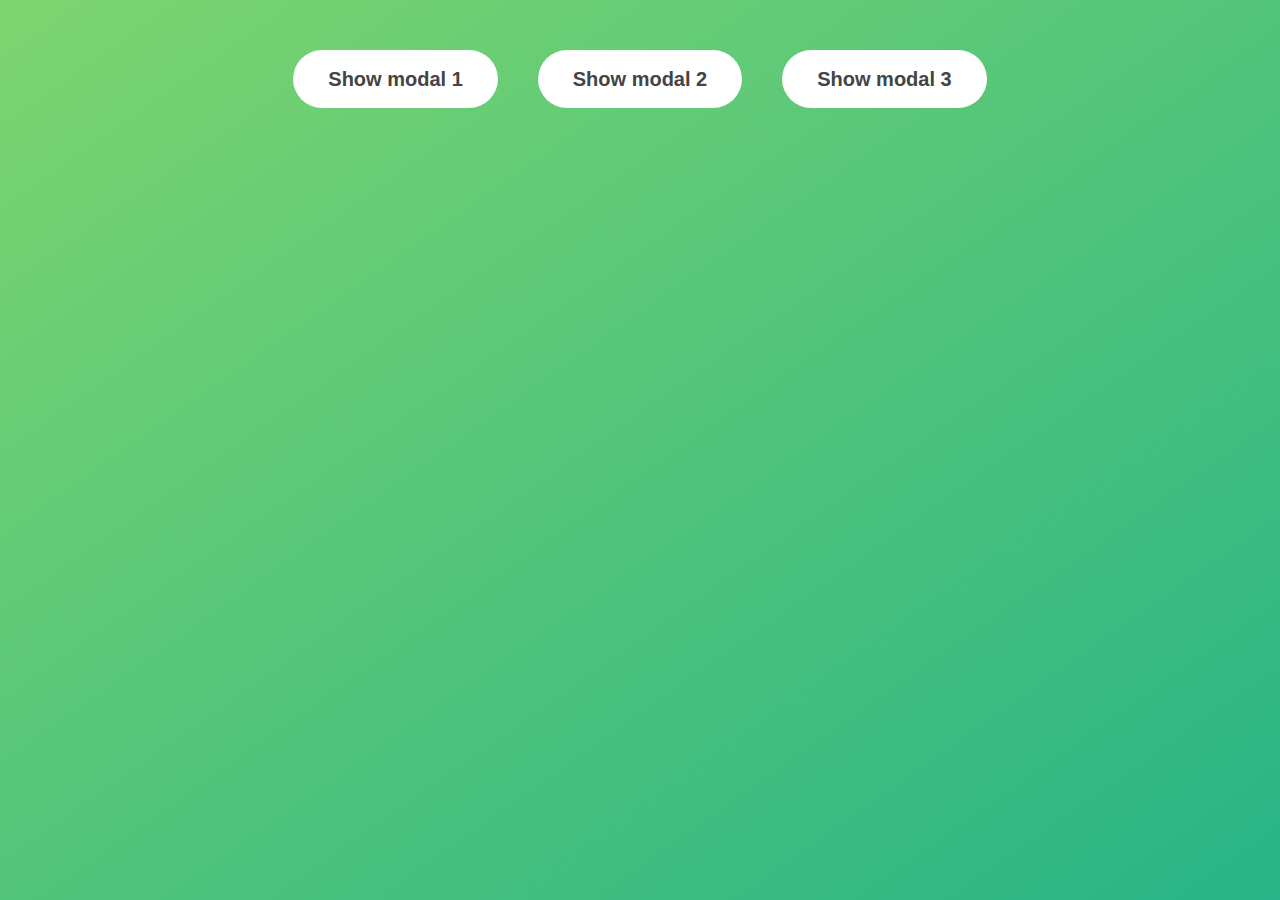
<file: images/complete-javascript-course-master/complete-javascript-course-master/06-Modal/final/index.html>
<!DOCTYPE html>
<html lang="en">
  <head>
    <meta charset="UTF-8" />
    <meta name="viewport" content="width=device-width, initial-scale=1.0" />
    <meta http-equiv="X-UA-Compatible" content="ie=edge" />
    <link rel="stylesheet" href="style.css" />
    <title>Modal window</title>
  </head>
  <body>
    <button class="show-modal">Show modal 1</button>
    <button class="show-modal">Show modal 2</button>
    <button class="show-modal">Show modal 3</button>

    <div class="modal hidden">
      <button class="close-modal">&times;</button>
      <h1>I'm a modal window 😍</h1>
      <p>
        Lorem ipsum dolor sit amet, consectetur adipisicing elit, sed do eiusmod
        tempor incididunt ut labore et dolore magna aliqua. Ut enim ad minim
        veniam, quis nostrud exercitation ullamco laboris nisi ut aliquip ex ea
        commodo consequat. Duis aute irure dolor in reprehenderit in voluptate
        velit esse cillum dolore eu fugiat nulla pariatur. Excepteur sint
        occaecat cupidatat non proident, sunt in culpa qui officia deserunt
        mollit anim id est laborum.
      </p>
    </div>
    <div class="overlay hidden"></div>

    <script src="script.js"></script>
  </body>
</html>
</file>
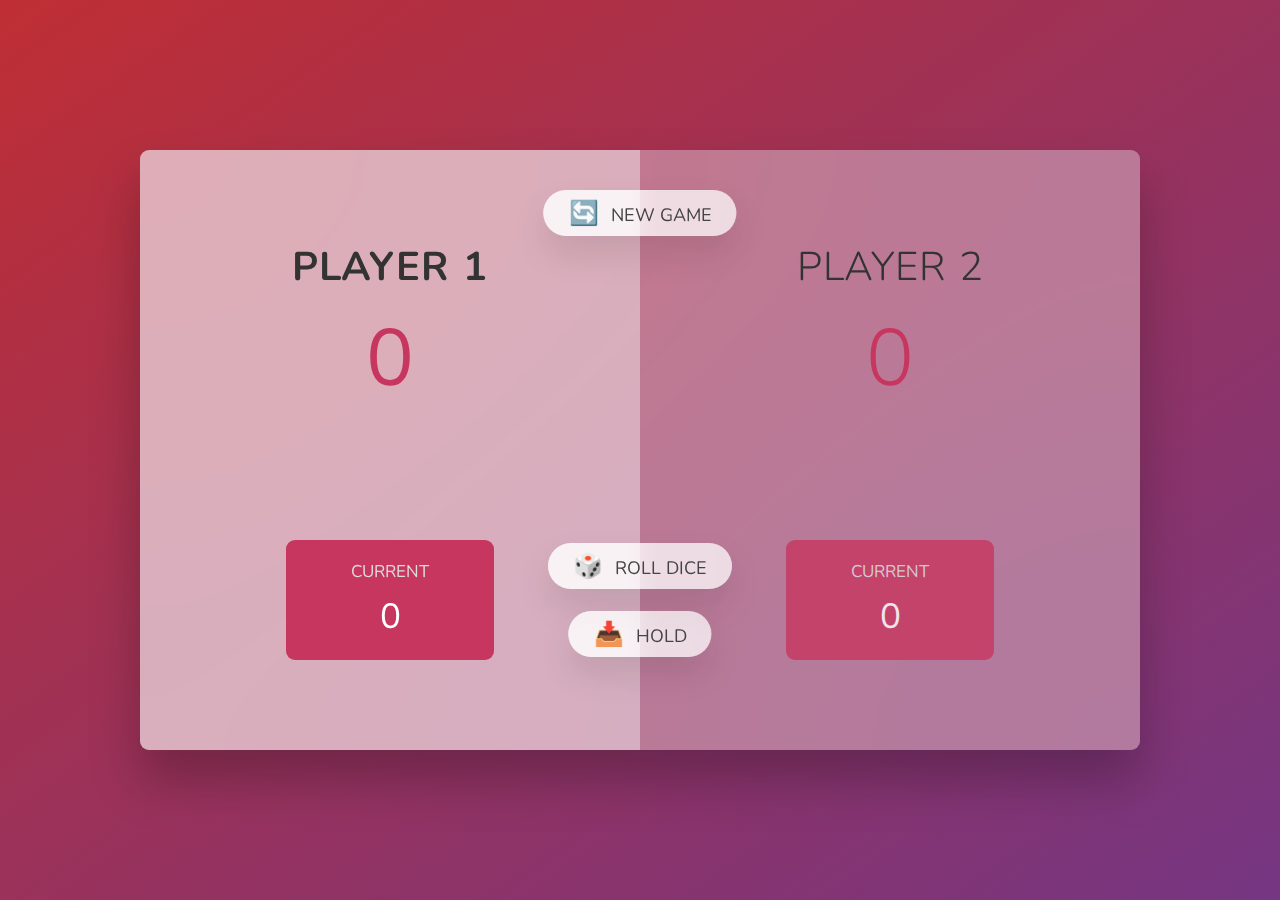
<file: images/complete-javascript-course-master/complete-javascript-course-master/07-Pig-Game/final/index.html>
<!DOCTYPE html>
<html lang="en">
  <head>
    <meta charset="UTF-8" />
    <meta name="viewport" content="width=device-width, initial-scale=1.0" />
    <meta http-equiv="X-UA-Compatible" content="ie=edge" />
    <link rel="stylesheet" href="style.css" />
    <title>Pig Game</title>
  </head>
  <body>
    <main>
      <section class="player player--0 player--active">
        <h2 class="name" id="name--0">Player 1</h2>
        <p class="score" id="score--0">43</p>
        <div class="current">
          <p class="current-label">Current</p>
          <p class="current-score" id="current--0">0</p>
        </div>
      </section>
      <section class="player player--1">
        <h2 class="name" id="name--1">Player 2</h2>
        <p class="score" id="score--1">24</p>
        <div class="current">
          <p class="current-label">Current</p>
          <p class="current-score" id="current--1">0</p>
        </div>
      </section>

      <img src="dice-5.png" alt="Playing dice" class="dice" />
      <button class="btn btn--new">🔄 New game</button>
      <button class="btn btn--roll">🎲 Roll dice</button>
      <button class="btn btn--hold">📥 Hold</button>
    </main>
    <script src="script.js"></script>
  </body>
</html>
</file>
<file: css/general.css>
/*
--- 01 TYPOGRAPHY SYSTEM

- Font sizes (px)
10 / 12 / 14 / 16 / 18 / 20 / 24 / 30 / 36 / 44 / 52 / 62 / 74 / 86 / 98

- Font weights
Default: 400
Medium: 500
Semi-bold: 600
Bold: 700

- Line heights
Default: 1
Small: 1.05
Medium: 1.2
Paragraph default: 1.6

- Letter spacing
-0.5px
0.75px

--- 02 COLORS

- Primary: #e67e22
- Tints:
#fdf2e9
#fae5d3
#eb984e

- Shades: 
#cf711f
#45260a

- Accents:
- Greys

#888
#767676 (lightest grey allowed on #fff)
#6f6f6f (lightest grey allowed on #fdf2e9)
#555
#333

--- 05 SHADOWS

0 2.4rem 4.8rem rgba(0, 0, 0, 0.075);

--- 06 BORDER-RADIUS

Default: 9px
Medium: 11px

--- 07 WHITESPACE

- Spacing system (px)
2 / 4 / 8 / 12 / 16 / 24 / 32 / 48 / 64 / 80 / 96 / 128
*/

* {
  padding: 0;
  margin: 0;
  box-sizing: border-box;
}

html {
  width: 100%;
  overflow-x: hidden;
  /* font-size: 10px; */
  /* 10px / 16px = 0.625 = 62.5% */
  /* Percentage of user's browser font-size setting */
  font-size: 62.5%;
}

body {
  font-family: "Inter", sans-serif;
  background: #fff;
  width: 100%;
  position: relative;
  overflow-x: hidden;
}



/**************************/
/* GENRAL REUSABLE COMPONENTS */
/**************************/

/* .container {
  max-width: 100%;
  padding: 0 3.2rem;
  margin: 0 auto;
} */

.grid {
  display: grid;
  column-gap: 6.4rem;
  row-gap: 9.6rem;

  /* margin-bottom: 9.6rem; */
}

/* .grid:last-child {
  margin-bottom: 0;
} */

/* .grid:not(:last-child) {
  margin-bottom: 9.6rem;
} */

.grid--2-cols {
  grid-template-columns: repeat(2, 1fr);
}

.grid--3-cols {
  grid-template-columns: repeat(3, 1fr);
}

.grid--4-cols {
  grid-template-columns: repeat(4, 1fr);
}

.grid--5-cols {
  grid-template-columns: repeat(5, 1fr);
}

.grid--6-cols {
  grid-template-columns: repeat(6, 1fr);
}

.grid--center-v {
  align-items: center;
}

.heading-primary,
.heading-secondary,
.heading-tertiary {
  font-weight: 700;
  color: #333;
  /* color: #45260a; */
  /* color: #343a40; */
  letter-spacing: -0.5px;
}

.heading-primary {
  font-size: 5.2rem;
  line-height: 1.05;
  margin-bottom: 3.2rem;
}

.heading-secondary {
  font-size: 4.4rem;
  line-height: 1.2;
  margin-bottom: 9.6rem;
}

.heading-tertiary {
  font-size: 3rem;
  line-height: 1.2;
  margin-bottom: 3.2rem;
}

.subheading {
  display: block;
  font-size: 1.6rem;
  font-weight: 500;
  color: #cf711f;
  text-transform: uppercase;
  margin-bottom: 1.6rem;
  letter-spacing: 0.75px;
}

.btn,
.btn:link,
.btn:visited {
  display: inline-block;
  color: #fff;
  background-color: #658C4A;
  width: 158px;
  height: 52px;
  padding: 12px 24px 12px 24px;
  border-radius: 40px;
  font-family: Inter;
  font-size: 2rem;
  font-weight: 600;
  line-height: 28px;
  text-align: center;



  /* Only necessary for .btn */
  border: none;
  cursor: pointer;
  font-family: inherit;

  /* Put transition on original "state" */
  /* transition: background-color 0.3s; */
  transition: all 0.3s;
}

.btn--full:link,
.btn--full:visited {
  background-color: #fff;
  color: #658C4A;
}

.btn--full:hover,
.btn--full:active {
  background-color: lightpink;
  color: #658C4A;
}

.btn--outline:link,
.btn--outline:visited {
  background-color: #fff;
  color: #555;
}

.btn--outline:hover,
.btn--outline:active {

  background-color: #fdf2e9;

  /* border: 3px solid #fff; */

  /* Trick to add border inside */
  box-shadow: inset 0 0 0 3px #fff;
}

.btn--form {
  background-color: #45260a;
  color: #fdf2e9;
  align-self: end;
  padding: 1.2rem;
}

.btn--form:hover {
  background-color: #fff;
  color: #555;
}

.link:link,
.link:visited {
  display: inline-block;
  color: #333333;
  text-decoration: none;
  /* border-bottom: 1px solid currentColor; */
  padding-bottom: 2px;
  transition: all 0.3s;
}

.link:hover,
.link:active {
  background-color: #658C4A;
  color: #fff;
  padding: 5px 10px;
  border-bottom: 1px solid transparent;
}

.list {
  list-style: none;
  display: flex;
  flex-direction: column;
  gap: 1.6rem;
}

.list-item {
  font-size: 1.8rem;
  display: flex;
  align-items: center;
  gap: 1.6rem;
}

.list-icon {
  width: 3rem;
  height: 3rem;
  color: #e67e22;
}

*:focus {
  outline: none;
  /* outline: 4px dotted #e67e22; */
  /* outline-offset: 8px; */
  box-shadow: 0 0 0 0.1rem #658C4A;
}


/* HELPER/SETTINGS CLASSES */
.margin-right-sm {
  margin-right: 1.6rem !important;
}

.margin-bottom-md {
  margin-bottom: 4.8rem !important;
}

.center-text {
  text-align: center;
}

strong {
  font-weight: 500;
}
</file>
<file: css/styles.css>
header {
  position: fixed;
  width: 100%;
  top: 0;
  border-bottom: 1px #658C4A solid;
  background-color: #fff;
  overflow: hidden;
  z-index: 99999;
}


.mobile-header {
  display: none;
}

.header-sale-bar {
  height: 5.6rem;
  border-bottom: 1px;
  padding:  1.6rem;
  background-color: #658C4A;
}

.header-sale-bar p {
  color: #fff;
  font-family: Inter;
  font-size: 1.6rem;
  font-weight: 600;
  line-height: 24px;
  text-align: center;
}


/* NAVIGATION BAR */
.navigation-bar {
  box-shadow: 0px 1px 2px 0px #0000001A;
  box-shadow: 0px 1px 3px 0px #0000001A;

}

.navigation-bar-top {
  display: flex;
  justify-content: space-between;
  align-items: center;
  padding: 1.6rem 6rem;
  height: 8rem;
  background: #fff;
}

.navigation-bar-top .header-logo {
  width: 9.5rem;
  height: 4.8rem;
  transition: opacity 300ms ease-in-out;
}


.search-container {
  position: relative;
}

.search-container input[type="text"] {
  width: 88rem;
  height: 4rem;
  padding: 0.8rem 1.6rem;
  border-radius: 40px;
  border: 1px solid;
  transition: all 300ms cubic-bezier(0.7, 0.3, 0.1, 1);
  z-index: 0;
  color: #999999;
}

.search-container input[type="text"]::placeholder { 
  padding-left: 20px;
  font-family: Inter;
  font-size: 1.6rem;
  font-weight: 500;
  line-height: 24px;
  text-align: left;
  color: #999999;
}

.search-icon {
  position: absolute;
  width: 30px;
  height: 30px;
  top: 50%;
  padding-left: 10px;
  margin-right: 20px;
  left: 0;
  transform: translateY(-50%);
  z-index: 999;
}

.profile-container {
  display: flex;
  align-items: center;
  justify-content: space-between;
  gap: 16px;
}

.profile-container img {
  color: #666666;
}

.menu {
  display: flex;
  align-items: center;
  justify-content: center;
  width: 100%;
  height: 72px;
  margin: 0 auto;
  padding: 16px 120px 16px 120px;
  gap: 40px;
  list-style-type: none;
}

.menu li {
  font-family: Inter;
  font-size: 16px;
  font-weight: 600;
  line-height: 24px;
  text-align: center;
  transition: all 0.3s;
}

.section-header {
  display: grid;
  column-gap: 6.4rem;
  row-gap: 9.6rem;
  grid-template-columns: repeat(2, 1fr);
}

.header-container {
  background-color: #fff;
  width: 72rem;
  height: 454px;
  padding: 80px 40px;
  gap: 24px;
  margin: 0 auto;

  display: flex;
  align-items: center;
  justify-content: center;
  flex-direction: column;
  gap: 24px;
}

.header-heading {
  width: 64rem ;
  height: 13.8rem;
  /* font-family: Libre Baskerville; */
  font-family: Inter;
  color: #333333;
  font-size: 6.2rem;
  font-weight: 700;
  line-height: 69.44px;
  text-align: center;
}

.header-subtitle {
  width: 440px;
  height: 56px;
  font-family: Inter;
  font-size: 20px;
  font-weight: 400;
  line-height: 28px;
  text-align: center;
  color:#666666;
}

.header-img {
  width: 100%;
}

.content {
  padding-top: 20.8rem;
}

@media (max-width: 768px) {
  .desktop-header {
    display: none;
  }

  .mobile-header {
    display: block;
      position: fixed;
      width: 100%;
      top: 0;
      border-bottom: 1px #658C4A solid;
      background-color: #fff;
      overflow: hidden;
      z-index: 99999;
  }
  .mobile-header-sale-bar {
    width: 100%;
    height: 4rem;
    padding: 12px;
    border-bottom: 1px;
    background-color: #658C4A;
  }

  .mobile-header-sale-bar p {
    font-size: 1.2rem;
    line-height: 16px;
    text-align: center;
    color: #fff;
    font-family: Inter;
    font-weight: 600;
  }
  /* add the icon after the text */

  .fa-arrow-right {
    font-weight: 200 !important;
    margin-left: 0.4rem;
    align-self: center;
  }

  .mobile-navigation-bar {
    width: 100%;
    height: 14.8rem;
    padding: 20px 0px 0px 0px;
    box-shadow: 0px 1px 2px 0px #0000001A;

    box-shadow: 0px 1px 3px 0px #0000001A;
    display: flex;
    flex-direction: column;
    gap: 20px;
  }

  .mobile-navigation-bar-top {
    width: 100%;
    height:4.8rem;
    padding: 12px 15px 12px 16px;
    display: flex;
    justify-content: space-between;
    align-items: center;
    gap: 24px;
  }

  .mobile-header-logo {
    width: 6rem;
    height: 2.4rem;
  }

  .mobile-profile-container {
    width: 5.6rem;
    height: 2.4rem;
    display: flex;
    justify-content: space-between;
    gap: 8px;
  }

  .mobile-search-container {
    width: 100%;
    height: 5.6rem;
    padding: 12px 15px 12px 16px;
    display: flex;
    justify-content: space-between;
    align-items: center;
    gap: 24px;
    position: relative;
  }

  .mobile-search-container input[type="text"] {
  width: 90%;
  height: 4rem;
  padding: 0.8rem 0.6rem;
  border-radius: 40px;
  border: 1px solid;
  transition: all 300ms cubic-bezier(0.7, 0.3, 0.1, 1);
  z-index: 0;
  color: #999999;
}

.mobile-search-container input[type="text"]::placeholder { 
  padding-left: 30px;
  font-family: Inter;
  font-size: 1.2rem;
  font-weight: 400;
  line-height: 1.6rem;
  text-align: left;
  color: #999999;
}

.mobile-search-icon {
  position: absolute;
  width: 13.33px;
  height: 13.33px;
  top: 23.33px;
  padding-left: 10px;
  margin-right: 20px;
  left: 15.33px;
  transform: translateY(-50%);
  z-index: 999;
  color: #999999;
}

.mobile-menu-container {
  font-size: 3rem;
  width: 24px;
  height: 24px;
  display: flex;
  align-items: center;
}

.mobile-menu-container .fa-bar {
  width: 29.5px;
  height: 11.5px;
}

  .mobile-menu {
    display: none;
  }

  .section-header {
    display: block;
    width: 100%;
    height: 44.2rem;
 
  }

  .header-container {
    display: block;
    width: 100%;
    /* height: 442px; */
    display: flex;
    flex-direction: column;
    align-items: center;
    padding: 8rem 4rem;
    gap: 24px;
    background-image: url("/images/header-img.png");
    background-position: center;
    position: relative;
    z-index: 0;
  }

  .header-container::before {
    content: "";
    position: absolute;
    left: 0;
    right: 0;
    top: 0;
    bottom: 0;
    background: hsla(0, 0%, 100%, 0.7);
    z-index: 1;
  }

  .header-heading {
    font-size: 4rem;
    width: 29.5rem;
    font-weight: 700;
    line-height: 49.6px;
    text-align: center;
    z-index: 2;
  }

  .header-subtitle {
    font-size: 14px;
    font-weight: 400;
    line-height: 20px;
    text-align: center;
    z-index: 2;
  }

  .header-container .btn {
    width: 125px;
    height: 44px;
    padding: 12px 24px;
    border-radius: 40px;
    font-family: Inter;
    font-size: 14px;
    font-weight: 600;
    line-height: 20px;
    text-align: center;
    z-index: 2;
  }

  .header-img-container {
    display: none;
  }

  .mobile-menu {
  display: none;
  position: fixed;
  top: 19rem;
  left: 0;
  width: 100%;
  height: 27.2rem;
  background-color: #fff;
  z-index: 1000;
}

.mobile-menu ul {
  list-style: none;
  margin: 0;
  padding: 0.8rem;
  display: flex;
  flex-direction: column;
  align-items: flex-start;
  justify-content: center;
  height: 100%;
}

.mobile-menu li {
  width: 100%;
  height: 3.2rem;
  padding: 8px 16px 8px 16px;
  gap: 10px;

}

.mobile-menu a {
  font-family: Inter;
  font-size: 1.4rem;
  font-weight: 600;
  line-height: 16px;
  text-align: left;
  text-decoration: none;
  }
}

/* Section Category Highlight */
.categories-section {
  width: 100%;
  padding: 8rem 6rem;
  height: 360px;
  gap: 24px;
  background-color: #fff;
  column-gap: 24px;

}

.categories-section h3 {
  /* font-family: Libre Baskerville; */
  font-family: Inter;
  font-size: 4rem;
  /* font-weight: 700; */
  font-weight: 600;
  line-height: 49.6px;
  text-align: left;
  width: 20rem;
  height: 150px;
  color: #658C4A;
}

.category-banner {
  position: relative;
}

/* Make the image responsive */
.categories-section img {
  border-radius: 8px;
  width: 20rem;
  height: 20rem;
}

.categories-btn {
  position: absolute;
  transform: translate(-50%, -50%);
  width: fit-content;
  height: 36px;
  top: 80%;
  left: 30%;
  padding: 8px 16px;
  border-radius: 40px;
  background-color: #333333;
  color: #fff;
  font-family: Inter;
  font-size: 14px;
  font-weight: 600;
  line-height: 20px;
  text-align: center;
  border: none;
  transition: all 0.3s;
}

.categories-btn:hover {
  background-color: #658C4A;
  color: #fff;
}

@media (max-width: 768px) {
  .categories-section {
    grid-template-columns: 1fr;
    width: 100%;
    height: 131.2rem;
    padding: 24px 15px 24px 16px;
    column-gap: 16px;
  }

  .categories-section h3 {
    display: none;
  }

  .category-banner {
    width: 98%;
  }

  .category-banner img {
    width: 100%;
    height: auto;
  }

  .categories-btn {
    position: absolute;
    top: 85%;
    left: 20%;;
  }
}

/* Section-most-wanted */
.section-most-wanted {
  background-color: #658C4A;
  width: 100%;
  height: 744px;
  padding: 80px 60px;
  display: flex;
  flex-direction: column;
  align-items: center;
  gap: 40px;
}

.most-wanted-heading {
  width: 132rem;
  height: 96px;
  gap: 8px;
}

.most-wanted-heading h2 {
  /* font-family: Libre Baskerville; */
  font-family: Inter;
  font-size: 4.8rem;
  font-weight: 700;
  line-height: 59.52px;
  text-align: center;
  color: #fff;
}

.most-wanted-heading p {
  font-family: Inter;
  font-size: 2rem;
  font-weight: 400;
  line-height: 28px;
  text-align: center;
  color: #E6E6E6;
}

.card-product-container {
  display: grid;
  grid-template-columns: repeat(4, 1fr);
  column-gap: 6.4rem;
  row-gap: 9.6rem;
}

.card-product-container img {
  border-radius: 8px;
}

.card-product {
  display: flex;
  flex-direction: column;
  align-items: flex-start;
  gap: 8px;
}

.card-product p {
  color: #fff;
  font-family: Inter;
  font-size: 2rem;
  font-weight: 600;
  line-height: 28px;
  text-align: left;
}

.card-price-container p {
  font-family: Inter;
  font-size: 16px;
  font-weight: 600;
  line-height: 24px;
  text-align: left;
}

.price-strike {
  text-decoration: line-through;
  color: £F5F5F5;
}


@media (max-width: 768px) {
  .section-most-wanted {
    margin-top: 60rem;
    width: 100%;
    height: 75.2rem;
    padding: 40px 15px 40px 16px;
    gap: 24px;
    background: #FFEFE5;
    display: flex;
    flex-direction: column;
    align-items: center;
  }

  .most-wanted-heading {
    width: 34.4rem;
    height: 10.8rem;
    gap: 8px;
    display: flex;
    flex-direction: column;
  }

  .most-wanted-heading h2 {
    /* font-family: Libre Baskerville; */
    font-size: 3.2rem;
    font-weight: 700;
    color: #333333;
    line-height: 39.68px;
    text-align: center;
  }

  .most-wanted-heading p {
    font-family: Inter;
    font-size: 14px;
    font-weight: 400;
    line-height: 20px;
    text-align: center;
    color: #666666;
  }

  .card-product-container {
    display: grid;
    grid-template-columns: repeat(2, 1fr);
    row-gap: 1.6rem;
    column-gap: 1.6rem;
  }

  .card-product {
    width: 100%;
  }

  .card-product img {
    width: 100%;
    height: auto;
  }

  .card-product p {
    font-family: Inter;
    font-size: 14px;
    font-weight: 600;
    line-height: 20px;
    text-align: left;
    color: #333333;
  }

  .card-price-container p {
    font-family: Inter;
    font-size: 12px;
    font-weight: 600;
    line-height: 16px;
    text-align: left;
    color: #658C4A;
  }
  .card-price-container .price-strike {
    color: #999999;
  }
}

/* section-new-arrivals */
.section-new-arrivals {
  width: 100%;
  /* height: 768px; */
  padding: 60px 60px;
  display: flex;
  flex-direction: column;
  gap: 40px;
  background-color: #fff;
}

.section-new-arrivals-heading {
  gap: 16px;
  display: flex;
  justify-content: space-between;
}

.new-arrivals-heading {
  width: 100%;
  /* height: 7.8rem; */
  gap: 40px;

}

.new-arrivals-heading h3 {
  /* font-family: Libre Baskerville; */
  font-family: Inter;
  font-size: 4rem;
  font-weight: 700;
  line-height: 49.6px;
  text-align: left;
  color: #333333;
}

.new-arrivals-heading p {
  font-family: Inter;
  font-size: 16px;
  font-weight: 400;
  line-height: 24px;
  text-align: left;
  color: #666666;
}

.navigations-icons {
  display: flex;
  justify-content: space-between;
  gap: 20px;
}

.navigations-icons div {
  width: 40px;
  height: 40px;
  padding: 8px;
  border-radius: 40px;
}

.previous {
  background: #E6E6E6;
  position: relative;
}

.next {
  background: #E7CEC0;
  position: relative;
}

#prev-slide svg, 
#next-slide svg {
  position: absolute;
  width: 18.5px;
  height: 13.64px;
  top: 12.18px;
  left: 10.75px;
}

/* Add hover state to the icons */

.previous:hover {
  cursor: pointer;
  background-color: #E7CEC0;
}

.next:hover {
  cursor: pointer; 
  background-color: #E6E6E6;
}

.product-list-frame {
  width: 100%;
  /* height: 408px; */
}

.product-list {
  display: grid;
  grid-template-columns: repeat(8, 1fr);
  gap: 55px;
  align-items: center;
  font-size: 0;
  overflow-x: auto;
  scrollbar-width: none;
}

.product-list::-webkit-scrollbar {
  display: none;
}

.product-list-card {
  width: 312px;
  height: 408px;
  gap: 8px;
  border-radius: 8px;
}


.product-image {
  width: 312px;
  height: 312px;
  border-radius: 8px;
}

.product-image img {
  width: 31.2rem;
  height: 31.2rem;
}

.product-list-header {
font-family: Inter;
font-size: 20px;
font-weight: 600;
line-height: 28px;
text-align: left;
color: #333333;
}

.product-list-price {
font-family: Inter;
font-size: 16px;
font-weight: 600;
line-height: 24px;
text-align: left;
color: #658C4A;
}

.see {
  margin: 0 auto;
  display: block;
}

@media (max-width: 768px) {
  .section-new-arrivals {
    width: 100%;
    height: 47.4rem;
    padding: 40px 15px 40px 16px;
    gap: 24px;
    background-color: #FFFFFF;
  }

  .section-new-arrivals-heading {
    width: 34.4rem;
    height: 5rem;
    gap: 4px;
  }

  .new-arrivals-heading h3 {
  /* font-family: Libre Baskerville; */
  font-size: 24px;
  font-weight: 700;
  line-height: 29.76px;
  text-align: left;
  color: #333333;
  }

  .new-arrivals-heading p {
    font-family: Inter;
    font-size: 12px;
    font-weight: 400;
    line-height: 16px;
    text-align: left;
    color: #666666;
  }

  .product-list-frame {
    width: 100%;
    height: 25.2rem;
  }

  .product-list {
    display: grid;
    grid-template-columns: repeat(8, 14.8rem);
    gap: 3.5rem;
    align-items: center;
    font-size: 0;
    overflow-x: auto;
    scrollbar-width: none;
  }

  .product-list::-webkit-scrollbar {
    display: none;
  }

  .product-image {
    width: 100%;
    height: auto;
    border-radius: 8px;
  }

  .product-image img {
    width: 18rem;
    height: 18rem;
  }
  
  .product-list-header {
    width: 14.8rem;
    font-family: Inter;
    font-size: 14px;
    font-weight: 600;
    line-height: 20px;
    text-align: left;
    color: #333333;
  }

  .product-list-price {
    font-family: Inter;
    font-size: 12px;
    font-weight: 600;
    line-height: 16px;
    text-align: left;
    color: #658C4A;
  }

  .see {
    width: 11.2rem;
    height: 4.4rem;
    padding: 12px 24px;
    border-radius: 40px;
    font-family: Inter;
    font-size: 1.4rem;
    font-weight: 600;
    line-height: 20px;
    text-align: center;
  }
}

/* Section commitment */
.section-commitment {
    width: 100%;
    height: 50rem;
    padding: 120px 60px;
    gap: 80px;
    background-image: url("/images/pexels.png");
    background-position: center;
    background-repeat: no-repeat;
    background-size: cover;
    position: relative;
}

.section-commitment::before {
    content: "";
    position: absolute;
    left: 0;
    right: 0;
    top: 0;
    bottom: 0;
    background: hsla(95, 31%, 42%, 0.9);
    z-index: 1; 
}

.section-commitment h4 {
    font-family: Inter;
    color: #fff;
    font-size: 3.2rem;
    font-weight: 700;
    line-height: 39.68px;
    text-align: center;
    width: 122rem;
    height: 12rem;
    margin: 0 auto;
    position: relative; 
    z-index: 2; 
}

.section-commitment img {
    width: 444px;
    height: 60px;
    position: absolute;
    top: 67%;
    left: 37%;
    z-index: 3;
}

@media (max-width: 768px) {
  .section-commitment {
    width: 100%;
    height: 41.5rem;
    padding: 80px 15px 80px 16px;
    gap: 40px;
  }

  .section-commitment h4 {
    width: 34.4rem;
    height: 17.5rem;
    /* font-family: Libre Baskerville; */
    /* font-size: 2rem; */
    font-size: 2.2rem;
    font-weight: 400;
    line-height: 24.8px;
    text-align: center;
  }

  .section-commitment img {
    width: 29.8rem;
    height: 4rem;
    top: 73%;
    left: 12%;
  }
}

/* Section why us */
.section-why-us {
    width: 100%;
    height: 61.2rem;
    padding: 160px 120px;
    gap: 40px;
    background-color: #fff;
    position: relative;
    z-index: 0;
}

.rectangle {
    position: absolute;
    top: 24%;
    left: 29%;
    width: 16.1rem;
    height: 5.6rem;
    border-radius: 40px;
    background: #E7CEC0;
    transform: rotate(-21deg);
    z-index: -1; /* Set a lower z-index to place the rectangle behind other elements */
}

.section-why-us h2 {
    font-family: Inter;
    font-size: 4.8rem;
    font-weight: 700;
    line-height: 59.52px;
    text-align: center;
    color: #658C4A;
    margin-bottom: 40px;
    z-index: 1; /* Ensure the h2 is on top of the rectangle */
}

.why-container {
  display: grid;
  grid-template-columns: repeat(4, 1fr);
  column-gap: 6.4rem;
  row-gap: 9.6rem;
}

.card-why {
  border-radius: 8px;
}

.svg-container {
  width: 60px;
  height: 60px;
  padding: 10px 2.5px;
}

.svg-container svg {
  width: 55px;
  height: 40px;
  margin-bottom: 24px;
}

.why-text-container h4 {
font-family: Inter;
font-size: 20px;
font-weight: 600;
line-height: 28px;
text-align: left;
color: #333333;
}

.why-text-container p {
font-family: Inter;
font-size: 20px;
font-weight: 400;
line-height: 28px;
text-align: left;
color: #666666;
}

@media (max-width: 768px) {
  .section-why-us {
    width: 100%;
    height: 50.1rem;
    padding: 80px 15px 80px 16px;
    gap: 24px;
  }

  .rectangle {
    width: 6.4rem;
    height: 2.2rem;
    border-radius: 40px;
    top: 15.5%;
    left: 15%;
  }

  .section-why-us h2 {
    /* font-family: Libre Baskerville; */
    font-size: 2rem;
    font-weight: 600;
    line-height: 24.8px;
    text-align: center;
    color: #333333;
  }

  .why-container {
    grid-template-columns: repeat(2, 1fr);
    column-gap: 1.6rem;
    row-gap: 1.6rem;
    margin-right: 2rem;
  }

  .svg-container {
    width: 3.2rem;
    height: 3.2rem;
  }

  .svg-container svg {
    width: 2.933rem;
    height: 2.133rem;
    color: #658C4A;

    fill: #658C4A;
  }

  .why-text-container h4 {
    font-family: Inter;
    font-size: 1.4rem;
    font-weight: 600;
    line-height: 20px;
    text-align: left;
    color: #333333;
  }

  .why-text-container p {
    font-family: Inter;
    font-size: 1.4rem;
    font-weight: 400;
    line-height: 20px;
    text-align: left;
    color: #666666;
  }
}

/* Section Media */
.section-media {
  width: 100%;
  height: 310px;
  padding: 0px, 60px, 0px, 0px;
  gap: 80px;
  background: #658C4A;
  position: relative;

  /* display: flex;
  align-items: center;
  justify-content: space-around; */
  display: grid;
  grid-template-columns: 1fr 5fr;
  align-items: center;
  /* column-gap: 7rem; */
  z-index: 0;
}

.section-media svg {
  position: absolute;
  z-index: 1;
}

.dots {
  bottom: 0;
  left: 20%;
}

.rectanglec {
  top: 0;
  left: 34%;
}

.zigzag1 {
  bottom: 0%;
  left: 51%;
}

.zigzag2 {
  bottom: 6%;
  left: 57%;
}

.eclipse {
  top: 0;
  right: 0px;
}

.section-media-heading {
  width: 100%;
  height: 310px;
  padding: 80px 0px 80px 120px;
  background: #E7CEC0;
}

.section-media-heading h3 {
/* font-family: Libre Baskerville; */
  font-family: Inter;
  font-size: 40px;
  font-weight: 700;
  line-height: 49.6px;
  text-align: left;
  color: #658C4A;
}


.logos-container {
  display: grid;
  grid-template-columns: repeat(4, 270px);
  column-gap: 1.4rem;
  row-gap: 2.4rem;
  justify-items: center;
  z-index: 2;
}

@media (max-width: 768px) {
  .section-media {
    display: flex;
    flex-direction: column;
    align-items: start;

    width: 100%;
    height: 40.6rem;
    padding: 0px 15px 40px 16px;
    gap: 24px;
  }

  .section-media-heading {
    width: 20.3rem;
    height: 11rem;
    padding: 40px 24px 40px 16px;
  }

  .section-media-heading h3 {
    /* font-family: Libre Baskerville; */
    font-size: 2.4rem;
    font-weight: 700;
    line-height: 29.76px;
    text-align: left;
  }

  .eclipse,
  .zigzag1,
  .zigzag2 {
    display: none;
  }

  .rectanglec {
    left: 80%;
    top: 0;
  }

  .dots {
    left: 0;
    top: 32%;
  }

  .logos-container {
    width: 100%;
    height: 23.2rem;
    display: grid;
    grid-template-columns: repeat(2, 1fr);
    column-gap: 2.4rem;
    row-gap: 2.4rem;
    justify-items: center;
    z-index: 2;
  }

  .logos-container img {
    width: 14.6rem;
    height: 4rem;
  }
  
}

/* Section subscribe */

.section-subscribe {
  background-image: url('/images/image\ 1004.png');
  background-position: center;
  background-size: cover;
  background-color: #fff;
  width: 100%;
  height: 60rem;
  position: relative;
}

.card-subscribe {
  position: absolute;
  /* width: 40%; */
  width: 64.8rem;
  height: 27.2rem;
  top: 268px;
  left: 60px;
  padding: 40px;
  gap: 24px;
  border-radius: 40px;

  background-color: #fff;
  box-shadow: 0px 4px 4px 0px #0000001A;
  display: flex;
  /* align-items: center; */
  flex-direction: column;
}

.card-subscribe h3 {
  font-family: Inter;
  font-size: 20px;
  font-weight: 600;
  line-height: 28px;
  text-align: left;
  color: #333333;
}

.card-subscribe p {
  font-family: Inter;
  font-size: 20px;
  font-weight: 400;
  line-height: 28px;
  text-align: left;
  color: #666666;
}

.subscribe-form {
  width: 56.8rem;
  height: 6rem;
  padding: 4px 4px 4px 24px;
  border-radius: 40px;
  border: 1px solid #CCCCCC;
  display: flex;
  justify-content: space-between;

}

.subscribe-form input {
  border: none;
  width: 60%;
}

.subscribe-form input::placeholder {
  font-family: Inter;
  font-size: 16px;
  font-weight: 400;
  line-height: 24px;
  text-align: left;
  color: #666666;
}

.subscribe-form input:focus {
  border: none;
  box-shadow: none;
}

@media (max-width: 768px) {
  .section-subscribe {
    background-position: right;
    width: 100%;
  }

  .card-subscribe {
    width: 34.4rem;
    height: 18.4rem;
    padding: 24px;
    gap: 16px;
    left: 5%;
    top: 63%;
    border-radius: 24px;
    box-shadow: 0px 4px 4px 0px #0000001A;
  }

  .card-subscribe h3 {
    font-family: Inter;
    font-size: 1.4rem;
    font-weight: 600;
    line-height: 20px;
    text-align: left;
    color: #333333;
  }

  .card-subscribe p {
    font-family: Inter;
    font-size: 1.4rem;
    font-weight: 400;
    line-height: 20px;
    text-align: left;

  }

  .subscribe-form {
    width: 29.6rem;
    height: 4.4rem;
    padding: 4px 4px 4px 16px;
    border-radius: 40px;
    border: 1px solid #CCCCCC;
    justify-content: space-between;
  }

  .subscribe-form input::placeholder {
    font-family: Inter;
    font-size: 1.4rem;
    font-weight: 400;
    line-height: 20px;
    text-align: left;
    color: #666666;
  }

  .subscribe-form .btn {
    width: 9.9rem;
    height: 3.6rem;
    padding: 8px 16px 8px 16px;
    border-radius: 40px;
    font-family: Inter;
    font-size: 1.4rem;
    font-weight: 400;
    line-height: 20px;
    text-align: center;
  }
}

/* Footer */
footer {
  background-image: url("/images/background.png");
  background-position: bottom;
  background-size: contain;
  background-repeat: no-repeat;
}

.footer {
  width: 100%;
  height: 62.8rem;
  padding: 240px 0px 0px 60px;
  gap: 24px;
  position: relative;
}

.badge {
  position: absolute;
  top: 20%;
  left: 45%;
  width: 12rem;
  height: 12rem;
  padding: 40px 14px 40px 26px;
  border-radius: 200px;
  background-color: #658C4A;
  box-shadow: 0px -4px 4px 0px #00000026 inset;
  box-shadow: 0px 4px 4px 0px #FFFFFF26 inset;
}

.footer-menu {
  width: 100%;
  height: 30rem;
  
  display: flex;
  justify-content: space-between;
  align-items: center;
  gap: 24px;
}

.menu-list {
  width: 100%;
  height: 13.2rem;
  
  display: flex;
  flex-direction: column;
  gap: 16px;
}

.menu-list h3 {
  font-family: Inter;
  font-size: 20px;
  font-weight: 600;
  line-height: 28px;
  text-align: left;
  color: #658C4A;
}

.menu-lists-container {
  width: 31.2rem;
height: 26rem;
display: flex;
flex-direction: column;
gap: 8px;

}

.menu-lists-container p {
font-family: Inter;
font-size: 16px;
font-weight: 600;
line-height: 24px;
text-align: left;
color: #333333;
}


.payment-logo {
  width: 27.2rem;
  height: 4rem;
  display: flex;
  gap: 16px;
}

.divider {
  width: 100%;
  height: 1px;
  background-color: #333333;
}

.copyright-container {
  width: 100%;
  height: 8rem;
  display: flex;
  justify-content: space-between;
  padding: 20px 40px;
}
.copyright-container p {
  font-family: Inter;
  font-size: 14px;
  font-weight: 400;
  line-height: 20px;
  text-align: center;
}

.socials-container {
  display: flex;
  gap: 16px;
}

@media (max-width: 768px) {
  footer {
    background-image: url("/images/background.png");
    background-position: bottom;
    background-size: cover;
    background-repeat: no-repeat;
  }
  .footer {
    width: 100%;
    height: 65.6rem;
    padding: 160px 15px 40px 16px;
    gap: 16px;
  }

  .badge {
    left: 40%;
    top: 5%;
    width: 8rem;
    height: 8rem;
    padding: 26.67px 9.33px 26.67px 17.33px;
    border-radius: 133.33px;
    box-shadow: 0px -2.67px 2.67px 0px #00000026 inset;
    box-shadow: 0px 2.67px 2.67px 0px #FFFFFF26 inset;
  }

  .badge svg {
    width: 53.33px;
    height: 26.67px;
    top: 26.67px;
    left: 17.33px;

  }

  .footer-menu {    
    display: grid;
    grid-template-columns: repeat(2, 16.4rem);
    grid-template-rows: repeat(2, 1fr);
    row-gap: 12rem;
    column-gap: 3.2rem;
  }

  .menu-list {
    width: 16.4rem;
    height: 9.6rem;
    gap: 8px;

  }

  .menu-list h3 {
    font-family: Inter;
    font-size: 16px;
    font-weight: 600;
    line-height: 24px;
    text-align: left;

  }

  .menu-lists-container p {
    font-family: Inter;
    font-size: 12px;
    font-weight: 600;
    line-height: 16px;
    text-align: left;
    color: #333333;
  }

  .divider {
    width: 100%;
  }

  .payment-logo {
    width: 15.6rem;
    height: 2.4rem;
    gap: 8px;
  }

  .payment-logo img {
    width: 3.2rem;
    height: 2.4rem;
  }

  .copyright-container {
    width: 100%;
    height: 10rem;
    gap: 24px;
    flex-direction: column-reverse;
    align-items: center;
  }

  .copyright-container p {
    font-family: Inter;
    font-size: 12px;
    font-weight: 400;
    line-height: 16px;
    text-align: center;
    color: #333333;
  }

  .socials-container {
    width: 17.6rem;
    height: 3.2rem;
    gap: 16px;
  }
}

.sticky-promo {
  position: fixed;
  width: 5.6rem;
  height: 5.6rem;
  bottom: 19%;
  right: 2%;
  padding: 12px 0px 0px 0px;
  border-radius: 16px 16px 16px 0px;
  background-color: #658C4A;
}

.sticky-chat {
  position: fixed;
  width: 5.6rem;
  height: 5.6rem;
  bottom: 9%;
  right: 2%;
  padding: 12px 0px 0px 0px;
  border-radius: 16px 16px 0px 16px;
  background-color: #658C4A;
}

.sticky-promo svg,
.sticky-chat svg {
  display: flex;
  align-items: center;
  width: 3.2rem;
  height: 3.2rem;
  margin: 0 auto;
}

@media (max-width: 768px) {
  .sticky-promo {
    display: none;
  }

  .sticky-chat {
    width: 4.8rem;
height: 4.8rem;
padding: 12px 0px 0px 0px;
gap: 8px;
border-radius: 8px 8px 0px 8px;

  }

  .sticky-chat svg {
    width: 2.4rem;
    height: 2.4rem;
  }
}
</file>
<file: images/complete-javascript-course-master/complete-javascript-course-master/05-Guess-My-Number/final/style.css>
@import url('https://fonts.googleapis.com/css?family=Press+Start+2P&display=swap');

* {
  margin: 0;
  padding: 0;
  box-sizing: inherit;
}

html {
  font-size: 62.5%;
  box-sizing: border-box;
}

body {
  font-family: 'Press Start 2P', sans-serif;
  color: #eee;
  background-color: #222;
  /* background-color: #60b347; */
}

/* LAYOUT */
header {
  position: relative;
  height: 35vh;
  border-bottom: 7px solid #eee;
}

main {
  height: 65vh;
  color: #eee;
  display: flex;
  align-items: center;
  justify-content: space-around;
}

.left {
  width: 52rem;
  display: flex;
  flex-direction: column;
  align-items: center;
}

.right {
  width: 52rem;
  font-size: 2rem;
}

/* ELEMENTS STYLE */
h1 {
  font-size: 4rem;
  text-align: center;
  position: absolute;
  width: 100%;
  top: 52%;
  left: 50%;
  transform: translate(-50%, -50%);
}

.number {
  background: #eee;
  color: #333;
  font-size: 6rem;
  width: 15rem;
  padding: 3rem 0rem;
  text-align: center;
  position: absolute;
  bottom: 0;
  left: 50%;
  transform: translate(-50%, 50%);
}

.between {
  font-size: 1.4rem;
  position: absolute;
  top: 2rem;
  right: 2rem;
}

.again {
  position: absolute;
  top: 2rem;
  left: 2rem;
}

.guess {
  background: none;
  border: 4px solid #eee;
  font-family: inherit;
  color: inherit;
  font-size: 5rem;
  padding: 2.5rem;
  width: 25rem;
  text-align: center;
  display: block;
  margin-bottom: 3rem;
}

.btn {
  border: none;
  background-color: #eee;
  color: #222;
  font-size: 2rem;
  font-family: inherit;
  padding: 2rem 3rem;
  cursor: pointer;
}

.btn:hover {
  background-color: #ccc;
}

.message {
  margin-bottom: 8rem;
  height: 3rem;
}

.label-score {
  margin-bottom: 2rem;
}
</file>
<file: images/complete-javascript-course-master/complete-javascript-course-master/06-Modal/final/style.css>
* {
  margin: 0;
  padding: 0;
  box-sizing: inherit;
}

html {
  font-size: 62.5%;
  box-sizing: border-box;
}

body {
  font-family: sans-serif;
  color: #333;
  line-height: 1.5;
  height: 100vh;
  position: relative;
  display: flex;
  align-items: flex-start;
  justify-content: center;
  background: linear-gradient(to top left, #28b487, #7dd56f);
}

.show-modal {
  font-size: 2rem;
  font-weight: 600;
  padding: 1.75rem 3.5rem;
  margin: 5rem 2rem;
  border: none;
  background-color: #fff;
  color: #444;
  border-radius: 10rem;
  cursor: pointer;
}

.close-modal {
  position: absolute;
  top: 1.2rem;
  right: 2rem;
  font-size: 5rem;
  color: #333;
  cursor: pointer;
  border: none;
  background: none;
}

h1 {
  font-size: 2.5rem;
  margin-bottom: 2rem;
}

p {
  font-size: 1.8rem;
}

/* -------------------------- */
/* CLASSES TO MAKE MODAL WORK */
.hidden {
  display: none;
}

.modal {
  position: absolute;
  top: 50%;
  left: 50%;
  transform: translate(-50%, -50%);
  width: 70%;

  background-color: white;
  padding: 6rem;
  border-radius: 5px;
  box-shadow: 0 3rem 5rem rgba(0, 0, 0, 0.3);
  z-index: 10;
}

.overlay {
  position: absolute;
  top: 0;
  left: 0;
  width: 100%;
  height: 100%;
  background-color: rgba(0, 0, 0, 0.6);
  backdrop-filter: blur(3px);
  z-index: 5;
}
</file>
<file: images/complete-javascript-course-master/complete-javascript-course-master/07-Pig-Game/final/style.css>
@import url('https://fonts.googleapis.com/css2?family=Nunito&display=swap');

* {
  margin: 0;
  padding: 0;
  box-sizing: inherit;
}

html {
  font-size: 62.5%;
  box-sizing: border-box;
}

body {
  font-family: 'Nunito', sans-serif;
  font-weight: 400;
  height: 100vh;
  color: #333;
  background-image: linear-gradient(to top left, #753682 0%, #bf2e34 100%);
  display: flex;
  align-items: center;
  justify-content: center;
}

/* LAYOUT */
main {
  position: relative;
  width: 100rem;
  height: 60rem;
  background-color: rgba(255, 255, 255, 0.35);
  backdrop-filter: blur(200px);
  filter: blur();
  box-shadow: 0 3rem 5rem rgba(0, 0, 0, 0.25);
  border-radius: 9px;
  overflow: hidden;
  display: flex;
}

.player {
  flex: 50%;
  padding: 9rem;
  display: flex;
  flex-direction: column;
  align-items: center;
  transition: all 0.75s;
}

/* ELEMENTS */
.name {
  position: relative;
  font-size: 4rem;
  text-transform: uppercase;
  letter-spacing: 1px;
  word-spacing: 2px;
  font-weight: 300;
  margin-bottom: 1rem;
}

.score {
  font-size: 8rem;
  font-weight: 300;
  color: #c7365f;
  margin-bottom: auto;
}

.player--active {
  background-color: rgba(255, 255, 255, 0.4);
}
.player--active .name {
  font-weight: 700;
}
.player--active .score {
  font-weight: 400;
}

.player--active .current {
  opacity: 1;
}

.current {
  background-color: #c7365f;
  opacity: 0.8;
  border-radius: 9px;
  color: #fff;
  width: 65%;
  padding: 2rem;
  text-align: center;
  transition: all 0.75s;
}

.current-label {
  text-transform: uppercase;
  margin-bottom: 1rem;
  font-size: 1.7rem;
  color: #ddd;
}

.current-score {
  font-size: 3.5rem;
}

/* ABSOLUTE POSITIONED ELEMENTS */
.btn {
  position: absolute;
  left: 50%;
  transform: translateX(-50%);
  color: #444;
  background: none;
  border: none;
  font-family: inherit;
  font-size: 1.8rem;
  text-transform: uppercase;
  cursor: pointer;
  font-weight: 400;
  transition: all 0.2s;

  background-color: white;
  background-color: rgba(255, 255, 255, 0.6);
  backdrop-filter: blur(10px);

  padding: 0.7rem 2.5rem;
  border-radius: 50rem;
  box-shadow: 0 1.75rem 3.5rem rgba(0, 0, 0, 0.1);
}

.btn::first-letter {
  font-size: 2.4rem;
  display: inline-block;
  margin-right: 0.7rem;
}

.btn--new {
  top: 4rem;
}
.btn--roll {
  top: 39.3rem;
}
.btn--hold {
  top: 46.1rem;
}

.btn:active {
  transform: translate(-50%, 3px);
  box-shadow: 0 1rem 2rem rgba(0, 0, 0, 0.15);
}

.btn:focus {
  outline: none;
}

.dice {
  position: absolute;
  left: 50%;
  top: 16.5rem;
  transform: translateX(-50%);
  height: 10rem;
  box-shadow: 0 2rem 5rem rgba(0, 0, 0, 0.2);
}

.player--winner {
  background-color: #2f2f2f;
}

.player--winner .name {
  font-weight: 700;
  color: #c7365f;
}

.hidden {
  display: none;
}
</file>
